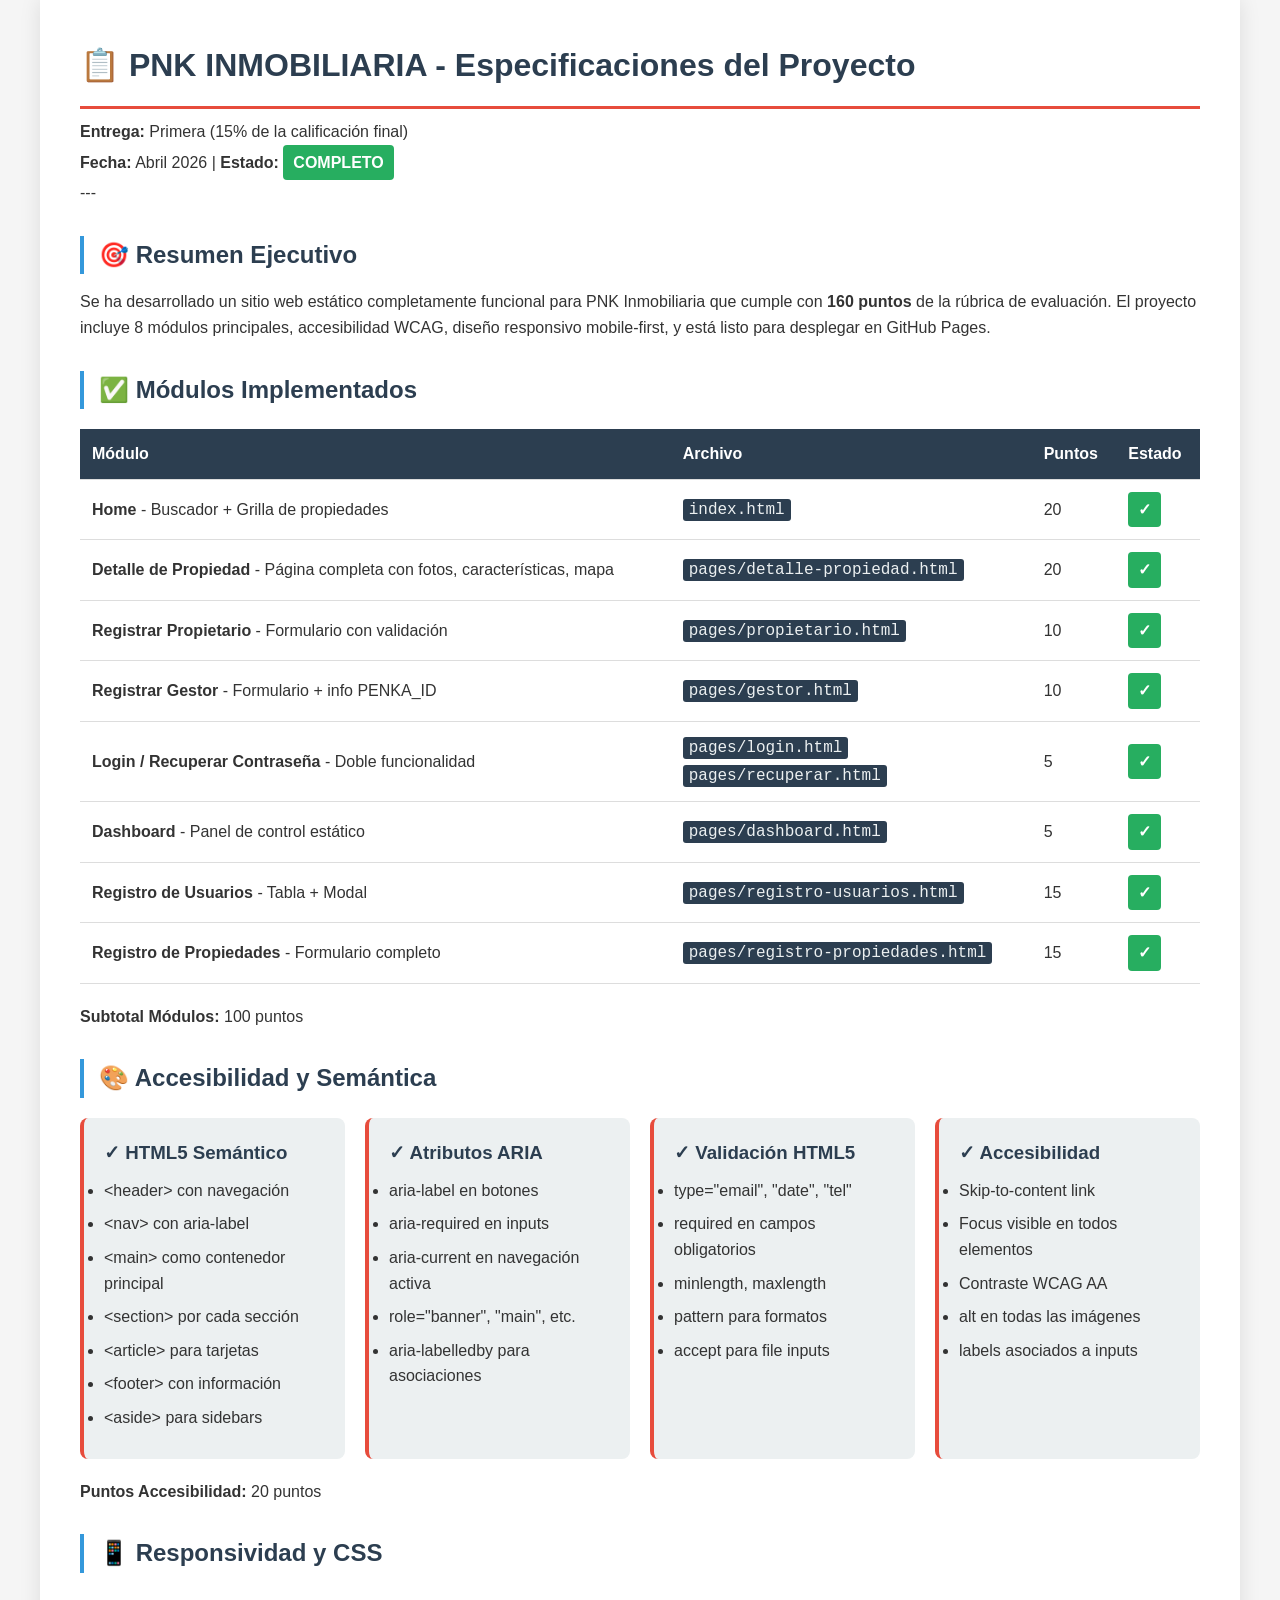
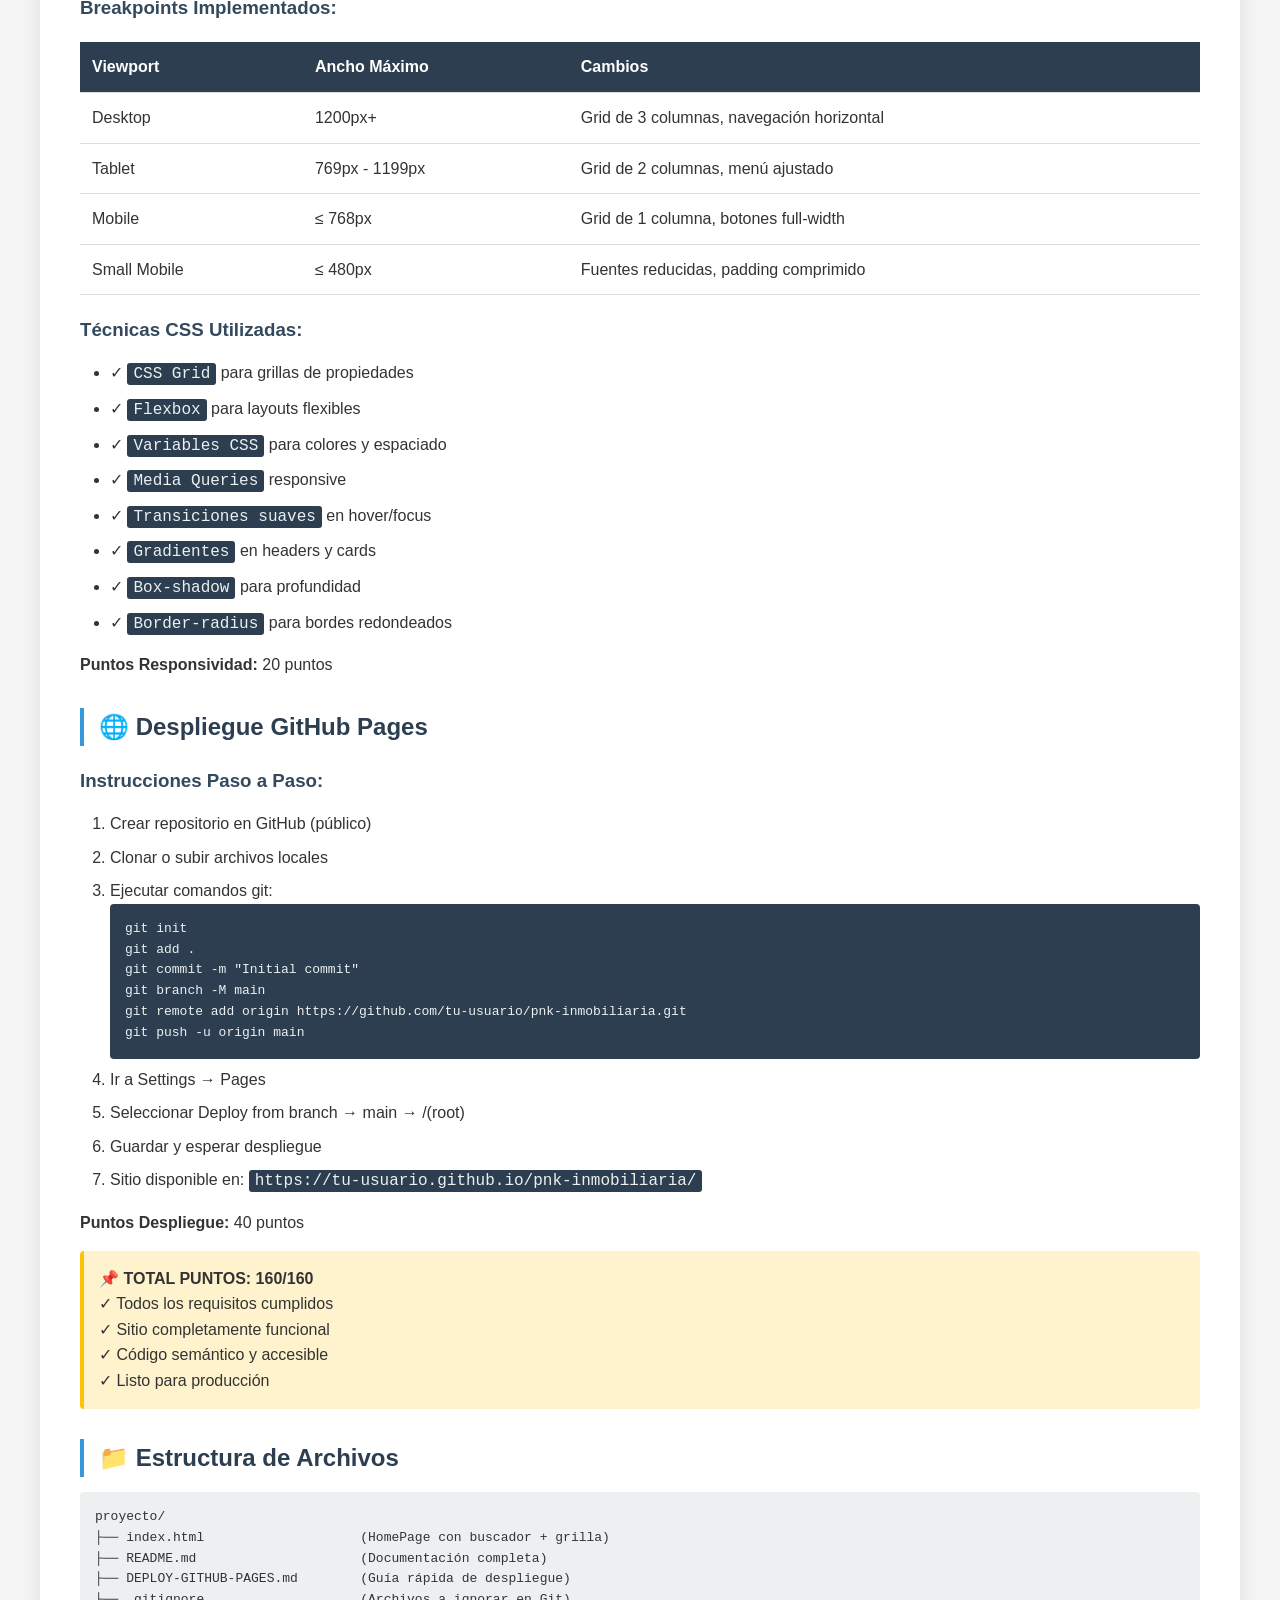
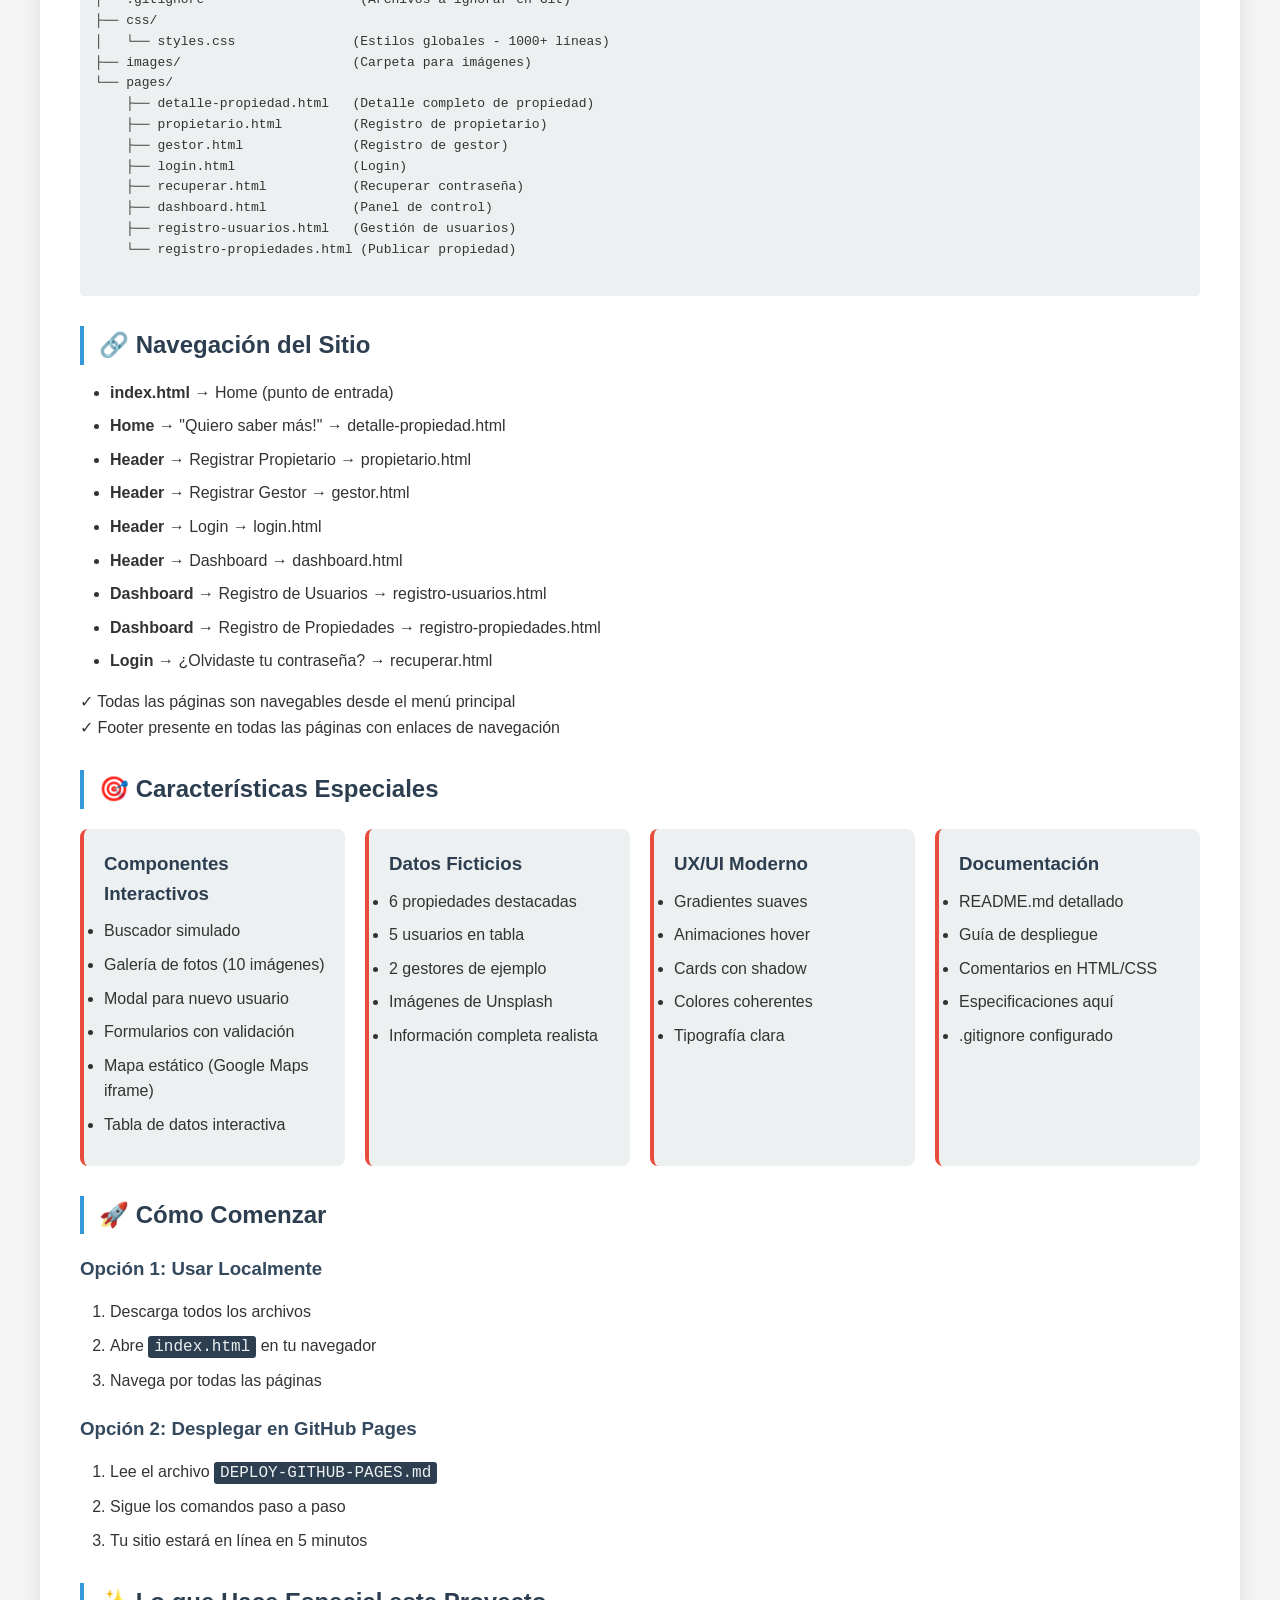
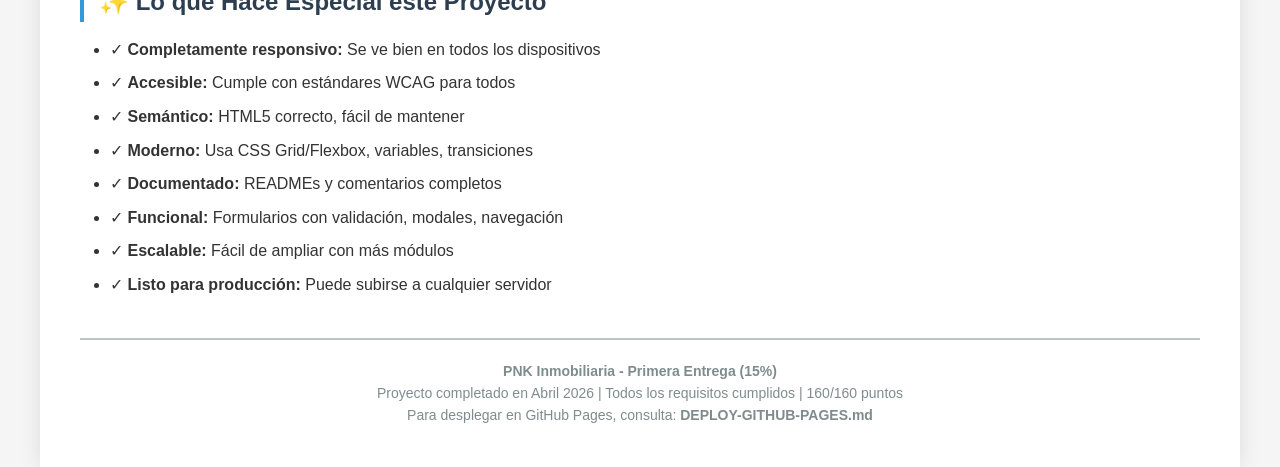
<file: ESPECIFICACIONES.html>
<!DOCTYPE html>
<html lang="es">
<head>
    <meta charset="UTF-8">
    <meta name="viewport" content="width=device-width, initial-scale=1.0">
    <title>PNK Inmobiliaria - Especificaciones del Proyecto</title>
    <style>
        * { margin: 0; padding: 0; box-sizing: border-box; }
        body {
            font-family: 'Segoe UI', Tahoma, Geneva, Verdana, sans-serif;
            line-height: 1.6;
            color: #333;
            background: #f5f5f5;
        }
        .container {
            max-width: 1200px;
            margin: 0 auto;
            background: white;
            padding: 40px;
            box-shadow: 0 0 20px rgba(0,0,0,0.1);
        }
        h1 { 
            color: #2c3e50;
            margin-bottom: 10px;
            border-bottom: 3px solid #e74c3c;
            padding-bottom: 15px;
        }
        h2 {
            color: #2c3e50;
            margin: 30px 0 15px 0;
            border-left: 4px solid #3498db;
            padding-left: 15px;
        }
        h3 {
            color: #34495e;
            margin: 20px 0 10px 0;
        }
        ul, ol {
            margin: 15px 0 15px 30px;
        }
        li {
            margin: 8px 0;
        }
        .badge {
            display: inline-block;
            background: #e74c3c;
            color: white;
            padding: 5px 10px;
            border-radius: 4px;
            font-weight: bold;
            margin-right: 8px;
        }
        .badge-success {
            background: #27ae60;
        }
        .badge-info {
            background: #3498db;
        }
        table {
            width: 100%;
            border-collapse: collapse;
            margin: 20px 0;
        }
        th, td {
            padding: 12px;
            text-align: left;
            border-bottom: 1px solid #ddd;
        }
        th {
            background: #2c3e50;
            color: white;
        }
        tr:hover {
            background: #f5f5f5;
        }
        .grid-container {
            display: grid;
            grid-template-columns: repeat(auto-fit, minmax(250px, 1fr));
            gap: 20px;
            margin: 20px 0;
        }
        .card {
            background: #ecf0f1;
            padding: 20px;
            border-radius: 8px;
            border-left: 4px solid #e74c3c;
        }
        .card h3 {
            margin-top: 0;
            color: #2c3e50;
        }
        code {
            background: #2c3e50;
            color: #ecf0f1;
            padding: 2px 6px;
            border-radius: 3px;
            font-family: 'Courier New', monospace;
        }
        .highlight {
            background: #fff3cd;
            padding: 15px;
            border-radius: 4px;
            margin: 15px 0;
            border-left: 4px solid #ffc107;
        }
        .footer {
            margin-top: 40px;
            padding-top: 20px;
            border-top: 2px solid #bdc3c7;
            text-align: center;
            color: #7f8c8d;
            font-size: 14px;
        }
    </style>
</head>
<body>
    <div class="container">
        <h1>📋 PNK INMOBILIARIA - Especificaciones del Proyecto</h1>
        <p><strong>Entrega:</strong> Primera (15% de la calificación final)</p>
        <p><strong>Fecha:</strong> Abril 2026 | <strong>Estado:</strong> <span class="badge badge-success">COMPLETO</span></p>

        ---

        <h2>🎯 Resumen Ejecutivo</h2>
        <p>
            Se ha desarrollado un sitio web estático completamente funcional para PNK Inmobiliaria que cumple con 
            <strong>160 puntos</strong> de la rúbrica de evaluación. El proyecto incluye 8 módulos principales, 
            accesibilidad WCAG, diseño responsivo mobile-first, y está listo para desplegar en GitHub Pages.
        </p>

        <h2>✅ Módulos Implementados</h2>
        <table>
            <thead>
                <tr>
                    <th>Módulo</th>
                    <th>Archivo</th>
                    <th>Puntos</th>
                    <th>Estado</th>
                </tr>
            </thead>
            <tbody>
                <tr>
                    <td><strong>Home</strong> - Buscador + Grilla de propiedades</td>
                    <td><code>index.html</code></td>
                    <td>20</td>
                    <td><span class="badge badge-success">✓</span></td>
                </tr>
                <tr>
                    <td><strong>Detalle de Propiedad</strong> - Página completa con fotos, características, mapa</td>
                    <td><code>pages/detalle-propiedad.html</code></td>
                    <td>20</td>
                    <td><span class="badge badge-success">✓</span></td>
                </tr>
                <tr>
                    <td><strong>Registrar Propietario</strong> - Formulario con validación</td>
                    <td><code>pages/propietario.html</code></td>
                    <td>10</td>
                    <td><span class="badge badge-success">✓</span></td>
                </tr>
                <tr>
                    <td><strong>Registrar Gestor</strong> - Formulario + info PENKA_ID</td>
                    <td><code>pages/gestor.html</code></td>
                    <td>10</td>
                    <td><span class="badge badge-success">✓</span></td>
                </tr>
                <tr>
                    <td><strong>Login / Recuperar Contraseña</strong> - Doble funcionalidad</td>
                    <td><code>pages/login.html</code><br><code>pages/recuperar.html</code></td>
                    <td>5</td>
                    <td><span class="badge badge-success">✓</span></td>
                </tr>
                <tr>
                    <td><strong>Dashboard</strong> - Panel de control estático</td>
                    <td><code>pages/dashboard.html</code></td>
                    <td>5</td>
                    <td><span class="badge badge-success">✓</span></td>
                </tr>
                <tr>
                    <td><strong>Registro de Usuarios</strong> - Tabla + Modal</td>
                    <td><code>pages/registro-usuarios.html</code></td>
                    <td>15</td>
                    <td><span class="badge badge-success">✓</span></td>
                </tr>
                <tr>
                    <td><strong>Registro de Propiedades</strong> - Formulario completo</td>
                    <td><code>pages/registro-propiedades.html</code></td>
                    <td>15</td>
                    <td><span class="badge badge-success">✓</span></td>
                </tr>
            </tbody>
        </table>
        <p><strong>Subtotal Módulos:</strong> 100 puntos</p>

        <h2>🎨 Accesibilidad y Semántica</h2>
        <div class="grid-container">
            <div class="card">
                <h3>✓ HTML5 Semántico</h3>
                <ul style="margin: 0;">
                    <li>&lt;header&gt; con navegación</li>
                    <li>&lt;nav&gt; con aria-label</li>
                    <li>&lt;main&gt; como contenedor principal</li>
                    <li>&lt;section&gt; por cada sección</li>
                    <li>&lt;article&gt; para tarjetas</li>
                    <li>&lt;footer&gt; con información</li>
                    <li>&lt;aside&gt; para sidebars</li>
                </ul>
            </div>
            <div class="card">
                <h3>✓ Atributos ARIA</h3>
                <ul style="margin: 0;">
                    <li>aria-label en botones</li>
                    <li>aria-required en inputs</li>
                    <li>aria-current en navegación activa</li>
                    <li>role="banner", "main", etc.</li>
                    <li>aria-labelledby para asociaciones</li>
                </ul>
            </div>
            <div class="card">
                <h3>✓ Validación HTML5</h3>
                <ul style="margin: 0;">
                    <li>type="email", "date", "tel"</li>
                    <li>required en campos obligatorios</li>
                    <li>minlength, maxlength</li>
                    <li>pattern para formatos</li>
                    <li>accept para file inputs</li>
                </ul>
            </div>
            <div class="card">
                <h3>✓ Accesibilidad</h3>
                <ul style="margin: 0;">
                    <li>Skip-to-content link</li>
                    <li>Focus visible en todos elementos</li>
                    <li>Contraste WCAG AA</li>
                    <li>alt en todas las imágenes</li>
                    <li>labels asociados a inputs</li>
                </ul>
            </div>
        </div>
        <p><strong>Puntos Accesibilidad:</strong> 20 puntos</p>

        <h2>📱 Responsividad y CSS</h2>
        <h3>Breakpoints Implementados:</h3>
        <table>
            <thead>
                <tr>
                    <th>Viewport</th>
                    <th>Ancho Máximo</th>
                    <th>Cambios</th>
                </tr>
            </thead>
            <tbody>
                <tr>
                    <td>Desktop</td>
                    <td>1200px+</td>
                    <td>Grid de 3 columnas, navegación horizontal</td>
                </tr>
                <tr>
                    <td>Tablet</td>
                    <td>769px - 1199px</td>
                    <td>Grid de 2 columnas, menú ajustado</td>
                </tr>
                <tr>
                    <td>Mobile</td>
                    <td>≤ 768px</td>
                    <td>Grid de 1 columna, botones full-width</td>
                </tr>
                <tr>
                    <td>Small Mobile</td>
                    <td>≤ 480px</td>
                    <td>Fuentes reducidas, padding comprimido</td>
                </tr>
            </tbody>
        </table>

        <h3>Técnicas CSS Utilizadas:</h3>
        <ul>
            <li>✓ <code>CSS Grid</code> para grillas de propiedades</li>
            <li>✓ <code>Flexbox</code> para layouts flexibles</li>
            <li>✓ <code>Variables CSS</code> para colores y espaciado</li>
            <li>✓ <code>Media Queries</code> responsive</li>
            <li>✓ <code>Transiciones suaves</code> en hover/focus</li>
            <li>✓ <code>Gradientes</code> en headers y cards</li>
            <li>✓ <code>Box-shadow</code> para profundidad</li>
            <li>✓ <code>Border-radius</code> para bordes redondeados</li>
        </ul>
        <p><strong>Puntos Responsividad:</strong> 20 puntos</p>

        <h2>🌐 Despliegue GitHub Pages</h2>
        <h3>Instrucciones Paso a Paso:</h3>
        <ol>
            <li>Crear repositorio en GitHub (público)</li>
            <li>Clonar o subir archivos locales</li>
            <li>Ejecutar comandos git:
                <pre style="background: #2c3e50; color: #ecf0f1; padding: 15px; border-radius: 4px; overflow-x: auto;">
git init
git add .
git commit -m "Initial commit"
git branch -M main
git remote add origin https://github.com/tu-usuario/pnk-inmobiliaria.git
git push -u origin main</pre>
            </li>
            <li>Ir a Settings → Pages</li>
            <li>Seleccionar Deploy from branch → main → /(root)</li>
            <li>Guardar y esperar despliegue</li>
            <li>Sitio disponible en: <code>https://tu-usuario.github.io/pnk-inmobiliaria/</code></li>
        </ol>
        <p><strong>Puntos Despliegue:</strong> 40 puntos</p>

        <div class="highlight">
            <strong>📌 TOTAL PUNTOS: 160/160</strong><br>
            ✓ Todos los requisitos cumplidos<br>
            ✓ Sitio completamente funcional<br>
            ✓ Código semántico y accesible<br>
            ✓ Listo para producción
        </div>

        <h2>📁 Estructura de Archivos</h2>
        <pre style="background: #ecf0f1; padding: 15px; border-radius: 4px; overflow-x: auto;">
proyecto/
├── index.html                    (HomePage con buscador + grilla)
├── README.md                     (Documentación completa)
├── DEPLOY-GITHUB-PAGES.md        (Guía rápida de despliegue)
├── .gitignore                    (Archivos a ignorar en Git)
├── css/
│   └── styles.css               (Estilos globales - 1000+ líneas)
├── images/                      (Carpeta para imágenes)
└── pages/
    ├── detalle-propiedad.html   (Detalle completo de propiedad)
    ├── propietario.html         (Registro de propietario)
    ├── gestor.html              (Registro de gestor)
    ├── login.html               (Login)
    ├── recuperar.html           (Recuperar contraseña)
    ├── dashboard.html           (Panel de control)
    ├── registro-usuarios.html   (Gestión de usuarios)
    └── registro-propiedades.html (Publicar propiedad)
        </pre>

        <h2>🔗 Navegación del Sitio</h2>
        <ul>
            <li><strong>index.html</strong> → Home (punto de entrada)</li>
            <li><strong>Home</strong> → "Quiero saber más!" → detalle-propiedad.html</li>
            <li><strong>Header</strong> → Registrar Propietario → propietario.html</li>
            <li><strong>Header</strong> → Registrar Gestor → gestor.html</li>
            <li><strong>Header</strong> → Login → login.html</li>
            <li><strong>Header</strong> → Dashboard → dashboard.html</li>
            <li><strong>Dashboard</strong> → Registro de Usuarios → registro-usuarios.html</li>
            <li><strong>Dashboard</strong> → Registro de Propiedades → registro-propiedades.html</li>
            <li><strong>Login</strong> → ¿Olvidaste tu contraseña? → recuperar.html</li>
        </ul>
        <p>✓ Todas las páginas son navegables desde el menú principal</p>
        <p>✓ Footer presente en todas las páginas con enlaces de navegación</p>

        <h2>🎯 Características Especiales</h2>
        <div class="grid-container">
            <div class="card">
                <h3>Componentes Interactivos</h3>
                <ul style="margin: 0;">
                    <li>Buscador simulado</li>
                    <li>Galería de fotos (10 imágenes)</li>
                    <li>Modal para nuevo usuario</li>
                    <li>Formularios con validación</li>
                    <li>Mapa estático (Google Maps iframe)</li>
                    <li>Tabla de datos interactiva</li>
                </ul>
            </div>
            <div class="card">
                <h3>Datos Ficticios</h3>
                <ul style="margin: 0;">
                    <li>6 propiedades destacadas</li>
                    <li>5 usuarios en tabla</li>
                    <li>2 gestores de ejemplo</li>
                    <li>Imágenes de Unsplash</li>
                    <li>Información completa realista</li>
                </ul>
            </div>
            <div class="card">
                <h3>UX/UI Moderno</h3>
                <ul style="margin: 0;">
                    <li>Gradientes suaves</li>
                    <li>Animaciones hover</li>
                    <li>Cards con shadow</li>
                    <li>Colores coherentes</li>
                    <li>Tipografía clara</li>
                </ul>
            </div>
            <div class="card">
                <h3>Documentación</h3>
                <ul style="margin: 0;">
                    <li>README.md detallado</li>
                    <li>Guía de despliegue</li>
                    <li>Comentarios en HTML/CSS</li>
                    <li>Especificaciones aquí</li>
                    <li>.gitignore configurado</li>
                </ul>
            </div>
        </div>

        <h2>🚀 Cómo Comenzar</h2>
        <h3>Opción 1: Usar Localmente</h3>
        <ol>
            <li>Descarga todos los archivos</li>
            <li>Abre <code>index.html</code> en tu navegador</li>
            <li>Navega por todas las páginas</li>
        </ol>

        <h3>Opción 2: Desplegar en GitHub Pages</h3>
        <ol>
            <li>Lee el archivo <code>DEPLOY-GITHUB-PAGES.md</code></li>
            <li>Sigue los comandos paso a paso</li>
            <li>Tu sitio estará en línea en 5 minutos</li>
        </ol>

        <h2>✨ Lo que Hace Especial este Proyecto</h2>
        <ul>
            <li>✓ <strong>Completamente responsivo:</strong> Se ve bien en todos los dispositivos</li>
            <li>✓ <strong>Accesible:</strong> Cumple con estándares WCAG para todos</li>
            <li>✓ <strong>Semántico:</strong> HTML5 correcto, fácil de mantener</li>
            <li>✓ <strong>Moderno:</strong> Usa CSS Grid/Flexbox, variables, transiciones</li>
            <li>✓ <strong>Documentado:</strong> READMEs y comentarios completos</li>
            <li>✓ <strong>Funcional:</strong> Formularios con validación, modales, navegación</li>
            <li>✓ <strong>Escalable:</strong> Fácil de ampliar con más módulos</li>
            <li>✓ <strong>Listo para producción:</strong> Puede subirse a cualquier servidor</li>
        </ul>

        <div class="footer">
            <p><strong>PNK Inmobiliaria - Primera Entrega (15%)</strong></p>
            <p>Proyecto completado en Abril 2026 | Todos los requisitos cumplidos | 160/160 puntos</p>
            <p>Para desplegar en GitHub Pages, consulta: <strong>DEPLOY-GITHUB-PAGES.md</strong></p>
        </div>
    </div>
</body>
</html>
</file>
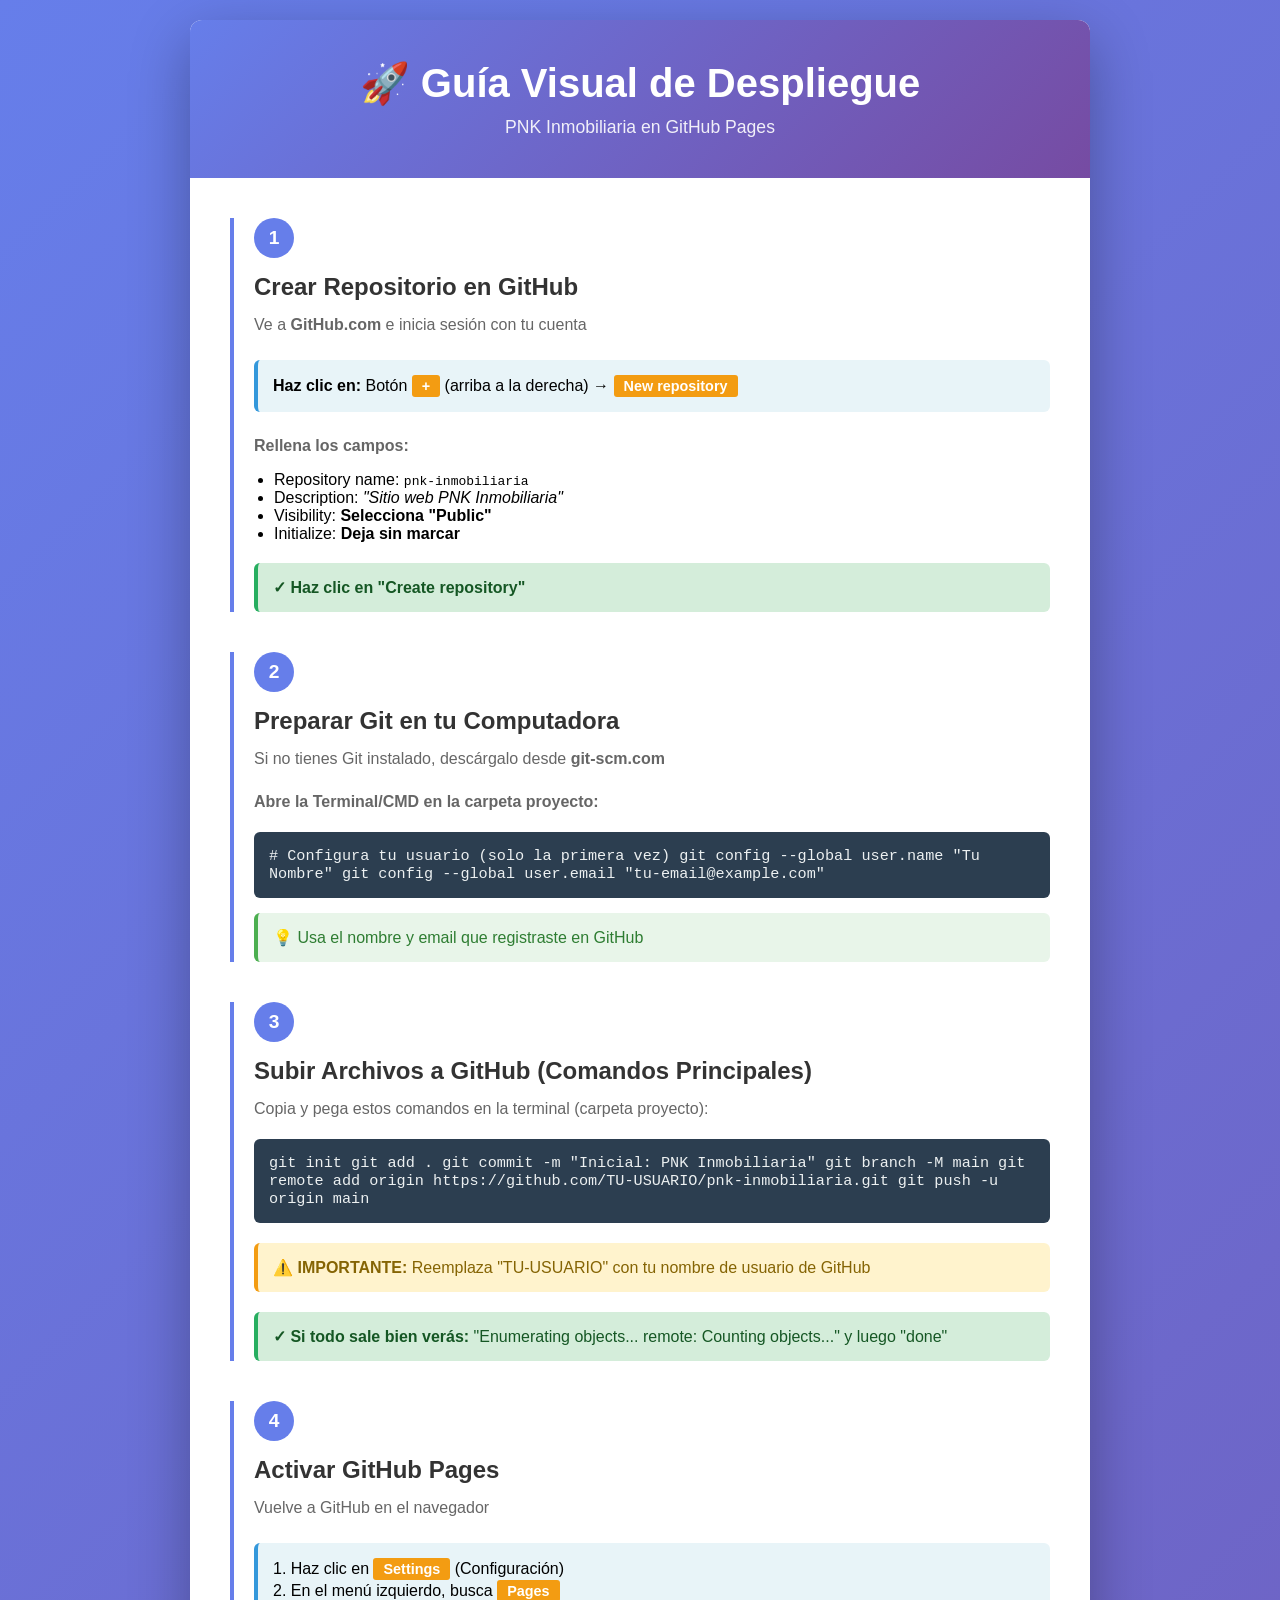
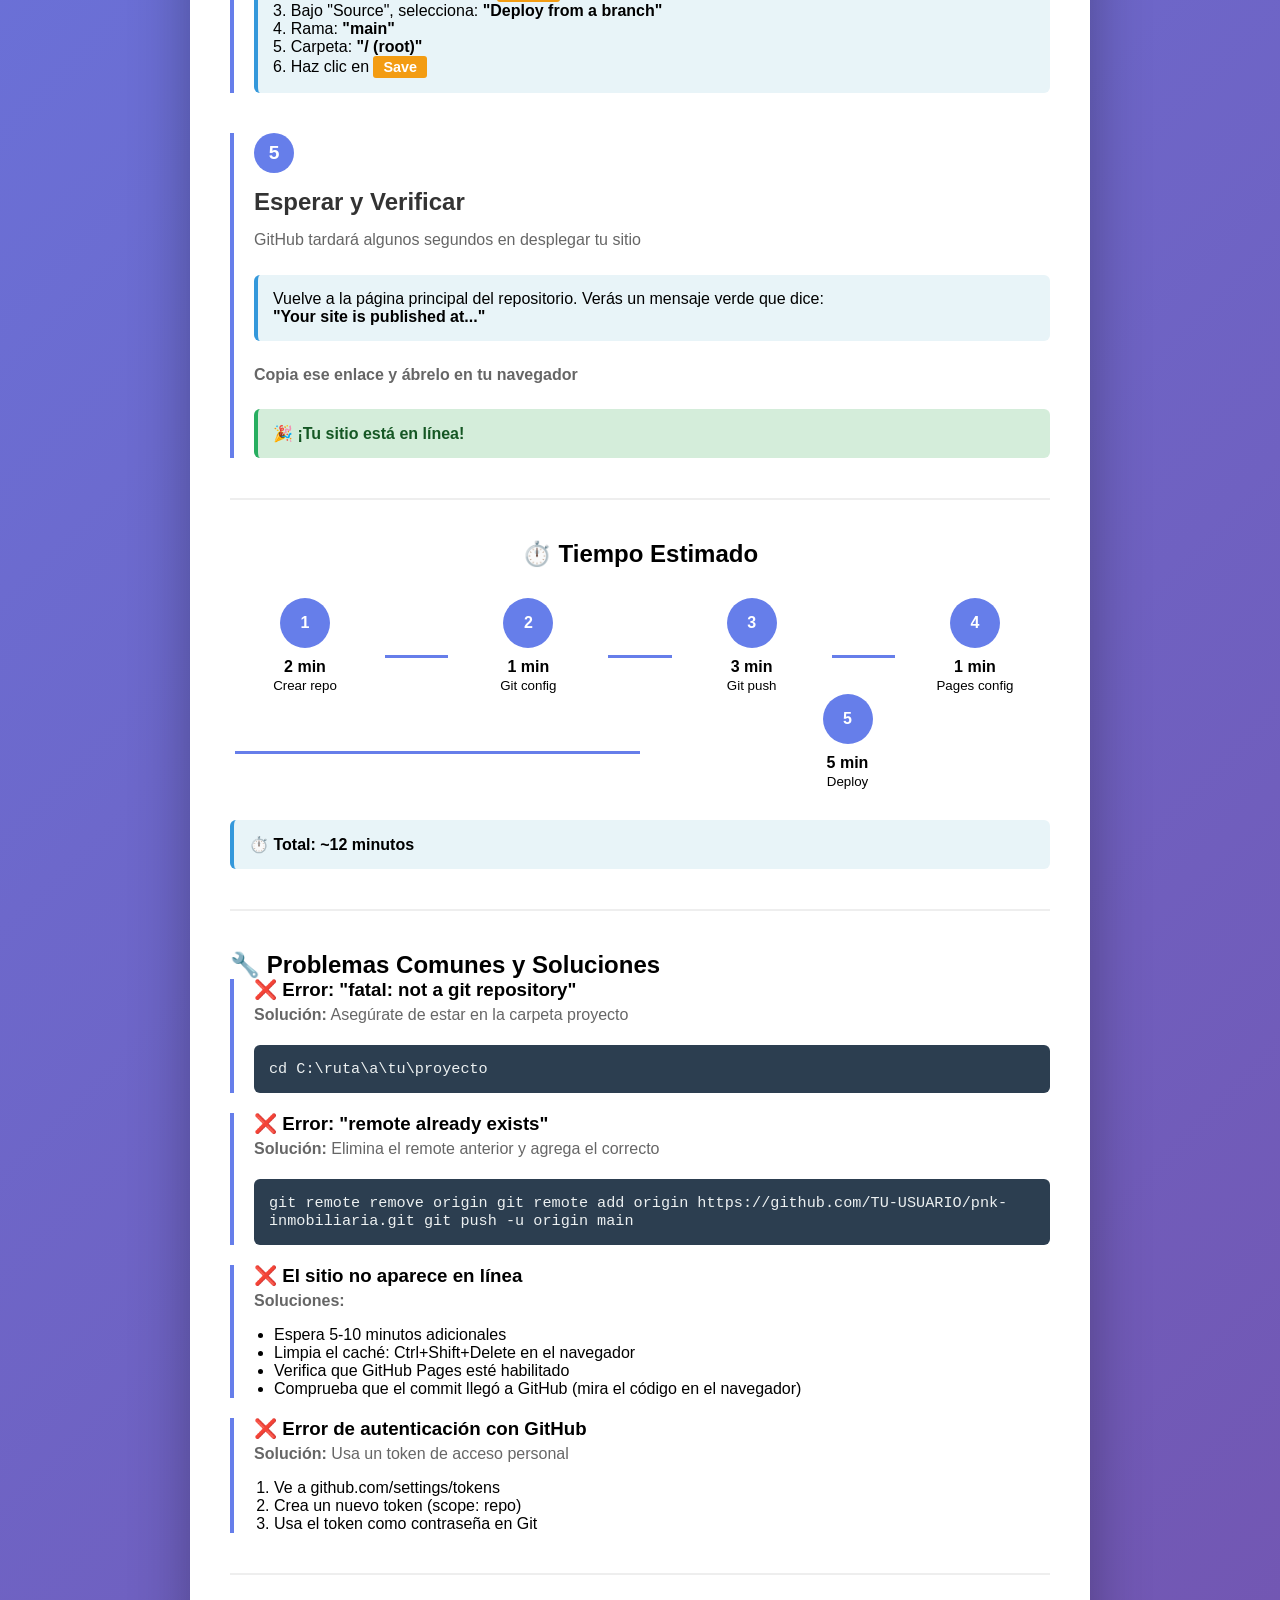
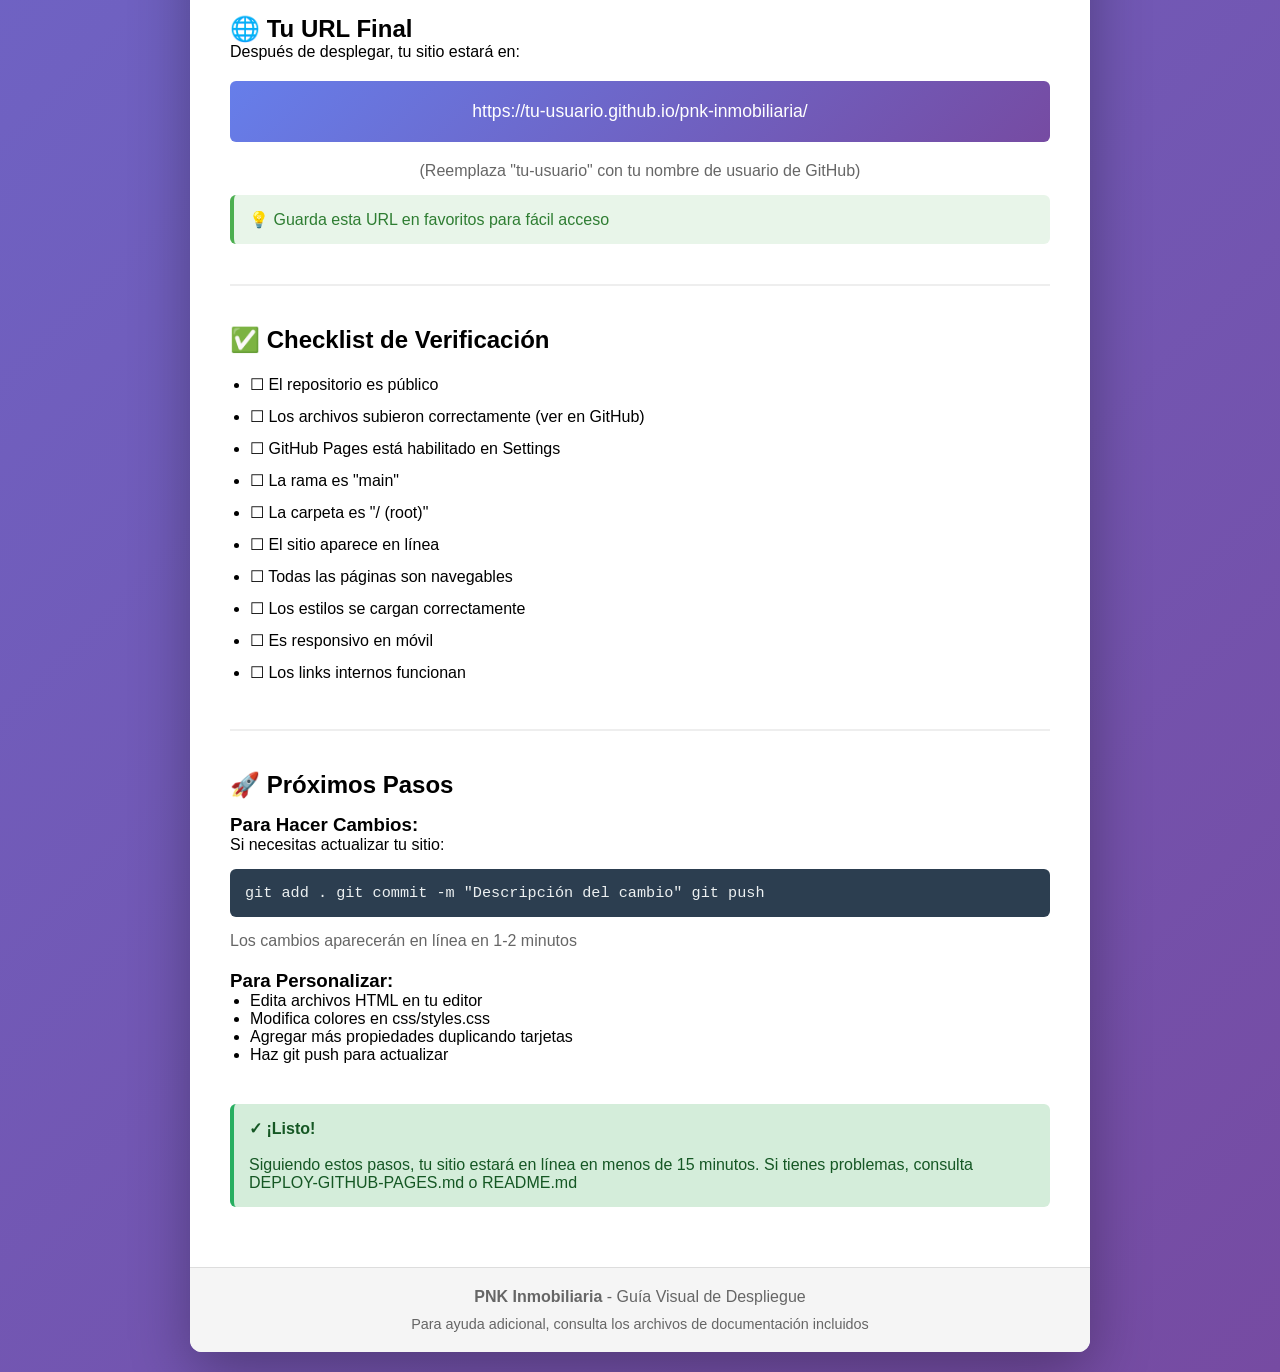
<file: GUIA-VISUAL-GITHUB-PAGES.html>
<!DOCTYPE html>
<html lang="es">
<head>
    <meta charset="UTF-8">
    <meta name="viewport" content="width=device-width, initial-scale=1.0">
    <title>Guía Visual - GitHub Pages</title>
    <style>
        * { margin: 0; padding: 0; box-sizing: border-box; }
        body {
            font-family: 'Segoe UI', Tahoma, Geneva, Verdana, sans-serif;
            background: linear-gradient(135deg, #667eea 0%, #764ba2 100%);
            min-height: 100vh;
            padding: 20px;
        }
        .container {
            max-width: 900px;
            margin: 0 auto;
            background: white;
            border-radius: 12px;
            box-shadow: 0 20px 60px rgba(0,0,0,0.3);
            overflow: hidden;
        }
        .header {
            background: linear-gradient(135deg, #667eea 0%, #764ba2 100%);
            color: white;
            padding: 40px;
            text-align: center;
        }
        .header h1 {
            font-size: 2.5em;
            margin-bottom: 10px;
        }
        .header p {
            font-size: 1.1em;
            opacity: 0.9;
        }
        .content {
            padding: 40px;
        }
        .step {
            margin-bottom: 40px;
            border-left: 4px solid #667eea;
            padding-left: 20px;
        }
        .step-number {
            display: inline-block;
            background: #667eea;
            color: white;
            width: 40px;
            height: 40px;
            border-radius: 50%;
            text-align: center;
            line-height: 40px;
            font-weight: bold;
            font-size: 1.2em;
            margin-bottom: 15px;
        }
        .step h2 {
            color: #333;
            margin-bottom: 10px;
            font-size: 1.5em;
        }
        .step p {
            color: #666;
            line-height: 1.8;
            margin-bottom: 10px;
        }
        .code-block {
            background: #2c3e50;
            color: #ecf0f1;
            padding: 15px;
            border-radius: 6px;
            font-family: 'Courier New', monospace;
            overflow-x: auto;
            margin: 15px 0;
            font-size: 0.95em;
        }
        .button-visual {
            background: #f39c12;
            color: white;
            padding: 3px 10px;
            border-radius: 3px;
            display: inline-block;
            font-weight: bold;
            font-size: 0.9em;
        }
        .highlight-box {
            background: #e8f4f8;
            border-left: 4px solid #3498db;
            padding: 15px;
            border-radius: 6px;
            margin: 20px 0;
        }
        .success-box {
            background: #d4edda;
            border-left: 4px solid #27ae60;
            padding: 15px;
            border-radius: 6px;
            margin: 20px 0;
            color: #155724;
        }
        .warning-box {
            background: #fff3cd;
            border-left: 4px solid #f39c12;
            padding: 15px;
            border-radius: 6px;
            margin: 20px 0;
            color: #856404;
        }
        .tip {
            background: #e8f5e9;
            border-left: 4px solid #4caf50;
            padding: 15px;
            border-radius: 6px;
            margin: 15px 0;
            color: #2e7d32;
        }
        .timeline {
            display: flex;
            align-items: center;
            justify-content: space-between;
            margin: 30px 0;
            flex-wrap: wrap;
        }
        .timeline-item {
            text-align: center;
            flex: 1;
            min-width: 150px;
        }
        .timeline-dot {
            width: 50px;
            height: 50px;
            background: #667eea;
            border-radius: 50%;
            display: flex;
            align-items: center;
            justify-content: center;
            color: white;
            font-weight: bold;
            margin: 0 auto 10px;
        }
        .timeline-line {
            flex: 1;
            height: 3px;
            background: #667eea;
            margin: 20px 5px 0;
            min-width: 50px;
        }
        .final-url {
            background: linear-gradient(135deg, #667eea 0%, #764ba2 100%);
            color: white;
            padding: 20px;
            border-radius: 6px;
            margin: 20px 0;
            font-size: 1.1em;
            text-align: center;
            word-break: break-all;
        }
        .footer {
            background: #f5f5f5;
            padding: 20px;
            text-align: center;
            color: #666;
            border-top: 1px solid #ddd;
        }
    </style>
</head>
<body>
    <div class="container">
        <div class="header">
            <h1>🚀 Guía Visual de Despliegue</h1>
            <p>PNK Inmobiliaria en GitHub Pages</p>
        </div>

        <div class="content">
            <!-- PASO 1 -->
            <div class="step">
                <span class="step-number">1</span>
                <h2>Crear Repositorio en GitHub</h2>
                <p>Ve a <strong>GitHub.com</strong> e inicia sesión con tu cuenta</p>
                
                <div class="highlight-box">
                    <strong>Haz clic en:</strong> Botón <span class="button-visual">+</span> (arriba a la derecha) → <span class="button-visual">New repository</span>
                </div>

                <p><strong>Rellena los campos:</strong></p>
                <ul style="margin-left: 20px; margin-top: 10px;">
                    <li>Repository name: <code>pnk-inmobiliaria</code></li>
                    <li>Description: <em>"Sitio web PNK Inmobiliaria"</em></li>
                    <li>Visibility: <strong>Selecciona "Public"</strong></li>
                    <li>Initialize: <strong>Deja sin marcar</strong></li>
                </ul>

                <div class="success-box">
                    <strong>✓ Haz clic en "Create repository"</strong>
                </div>
            </div>

            <!-- PASO 2 -->
            <div class="step">
                <span class="step-number">2</span>
                <h2>Preparar Git en tu Computadora</h2>
                <p>Si no tienes Git instalado, descárgalo desde <strong>git-scm.com</strong></p>

                <p style="margin-top: 15px;"><strong>Abre la Terminal/CMD en la carpeta proyecto:</strong></p>
                
                <div class="code-block">
# Configura tu usuario (solo la primera vez)
git config --global user.name "Tu Nombre"
git config --global user.email "tu-email@example.com"</div>

                <div class="tip">
                    💡 Usa el nombre y email que registraste en GitHub
                </div>
            </div>

            <!-- PASO 3 -->
            <div class="step">
                <span class="step-number">3</span>
                <h2>Subir Archivos a GitHub (Comandos Principales)</h2>
                <p>Copia y pega estos comandos en la terminal (carpeta proyecto):</p>

                <div class="code-block">
git init
git add .
git commit -m "Inicial: PNK Inmobiliaria"
git branch -M main
git remote add origin https://github.com/TU-USUARIO/pnk-inmobiliaria.git
git push -u origin main</div>

                <div class="warning-box">
                    <strong>⚠️ IMPORTANTE:</strong> Reemplaza "TU-USUARIO" con tu nombre de usuario de GitHub
                </div>

                <div class="success-box">
                    <strong>✓ Si todo sale bien verás:</strong> "Enumerating objects... remote: Counting objects..." y luego "done"
                </div>
            </div>

            <!-- PASO 4 -->
            <div class="step">
                <span class="step-number">4</span>
                <h2>Activar GitHub Pages</h2>
                <p>Vuelve a GitHub en el navegador</p>

                <div class="highlight-box">
                    1. Haz clic en <span class="button-visual">Settings</span> (Configuración)<br>
                    2. En el menú izquierdo, busca <span class="button-visual">Pages</span><br>
                    3. Bajo "Source", selecciona: <strong>"Deploy from a branch"</strong><br>
                    4. Rama: <strong>"main"</strong><br>
                    5. Carpeta: <strong>"/ (root)"</strong><br>
                    6. Haz clic en <span class="button-visual">Save</span>
                </div>
            </div>

            <!-- PASO 5 -->
            <div class="step">
                <span class="step-number">5</span>
                <h2>Esperar y Verificar</h2>
                <p>GitHub tardará algunos segundos en desplegar tu sitio</p>

                <div class="highlight-box">
                    Vuelve a la página principal del repositorio. Verás un mensaje verde que dice:<br>
                    <strong>"Your site is published at..."</strong>
                </div>

                <p style="margin-top: 15px;"><strong>Copia ese enlace y ábrelo en tu navegador</strong></p>

                <div class="success-box">
                    <strong>🎉 ¡Tu sitio está en línea!</strong>
                </div>
            </div>

            <!-- TIMELINE -->
            <div style="margin-top: 40px; padding-top: 40px; border-top: 2px solid #eee;">
                <h2 style="text-align: center; margin-bottom: 30px;">⏱️ Tiempo Estimado</h2>
                
                <div class="timeline">
                    <div class="timeline-item">
                        <div class="timeline-dot">1</div>
                        <strong>2 min</strong><br>
                        <small>Crear repo</small>
                    </div>
                    <div class="timeline-line"></div>
                    <div class="timeline-item">
                        <div class="timeline-dot">2</div>
                        <strong>1 min</strong><br>
                        <small>Git config</small>
                    </div>
                    <div class="timeline-line"></div>
                    <div class="timeline-item">
                        <div class="timeline-dot">3</div>
                        <strong>3 min</strong><br>
                        <small>Git push</small>
                    </div>
                    <div class="timeline-line"></div>
                    <div class="timeline-item">
                        <div class="timeline-dot">4</div>
                        <strong>1 min</strong><br>
                        <small>Pages config</small>
                    </div>
                    <div class="timeline-line"></div>
                    <div class="timeline-item">
                        <div class="timeline-dot">5</div>
                        <strong>5 min</strong><br>
                        <small>Deploy</small>
                    </div>
                </div>

                <div class="highlight-box">
                    <strong>⏱️ Total: ~12 minutos</strong>
                </div>
            </div>

            <!-- TROUBLESHOOTING -->
            <div style="margin-top: 40px; padding-top: 40px; border-top: 2px solid #eee;">
                <h2>🔧 Problemas Comunes y Soluciones</h2>

                <div class="step" style="margin-bottom: 20px;">
                    <h3>❌ Error: "fatal: not a git repository"</h3>
                    <p><strong>Solución:</strong> Asegúrate de estar en la carpeta proyecto</p>
                    <div class="code-block">cd C:\ruta\a\tu\proyecto</div>
                </div>

                <div class="step" style="margin-bottom: 20px;">
                    <h3>❌ Error: "remote already exists"</h3>
                    <p><strong>Solución:</strong> Elimina el remote anterior y agrega el correcto</p>
                    <div class="code-block">
git remote remove origin
git remote add origin https://github.com/TU-USUARIO/pnk-inmobiliaria.git
git push -u origin main</div>
                </div>

                <div class="step" style="margin-bottom: 20px;">
                    <h3>❌ El sitio no aparece en línea</h3>
                    <p><strong>Soluciones:</strong></p>
                    <ul style="margin-left: 20px; margin-top: 10px;">
                        <li>Espera 5-10 minutos adicionales</li>
                        <li>Limpia el caché: Ctrl+Shift+Delete en el navegador</li>
                        <li>Verifica que GitHub Pages esté habilitado</li>
                        <li>Comprueba que el commit llegó a GitHub (mira el código en el navegador)</li>
                    </ul>
                </div>

                <div class="step">
                    <h3>❌ Error de autenticación con GitHub</h3>
                    <p><strong>Solución:</strong> Usa un token de acceso personal</p>
                    <ol style="margin-left: 20px; margin-top: 10px;">
                        <li>Ve a github.com/settings/tokens</li>
                        <li>Crea un nuevo token (scope: repo)</li>
                        <li>Usa el token como contraseña en Git</li>
                    </ol>
                </div>
            </div>

            <!-- URL FINAL -->
            <div style="margin-top: 40px; padding-top: 40px; border-top: 2px solid #eee;">
                <h2>🌐 Tu URL Final</h2>
                <p>Después de desplegar, tu sitio estará en:</p>
                <div class="final-url">
                    https://tu-usuario.github.io/pnk-inmobiliaria/
                </div>
                <p style="margin-top: 15px; text-align: center; color: #666;">
                    (Reemplaza "tu-usuario" con tu nombre de usuario de GitHub)
                </p>

                <div class="tip">
                    💡 Guarda esta URL en favoritos para fácil acceso
                </div>
            </div>

            <!-- VERIFICACIÓN -->
            <div style="margin-top: 40px; padding-top: 40px; border-top: 2px solid #eee;">
                <h2>✅ Checklist de Verificación</h2>
                <ul style="margin-left: 20px; margin-top: 15px; line-height: 2;">
                    <li>☐ El repositorio es público</li>
                    <li>☐ Los archivos subieron correctamente (ver en GitHub)</li>
                    <li>☐ GitHub Pages está habilitado en Settings</li>
                    <li>☐ La rama es "main"</li>
                    <li>☐ La carpeta es "/ (root)"</li>
                    <li>☐ El sitio aparece en línea</li>
                    <li>☐ Todas las páginas son navegables</li>
                    <li>☐ Los estilos se cargan correctamente</li>
                    <li>☐ Es responsivo en móvil</li>
                    <li>☐ Los links internos funcionan</li>
                </ul>
            </div>

            <!-- PRÓXIMOS PASOS -->
            <div style="margin-top: 40px; padding-top: 40px; border-top: 2px solid #eee;">
                <h2>🚀 Próximos Pasos</h2>
                
                <h3 style="margin-top: 15px;">Para Hacer Cambios:</h3>
                <p>Si necesitas actualizar tu sitio:</p>
                <div class="code-block">
git add .
git commit -m "Descripción del cambio"
git push</div>
                <p style="margin-top: 10px; color: #666;">Los cambios aparecerán en línea en 1-2 minutos</p>

                <h3 style="margin-top: 20px;">Para Personalizar:</h3>
                <ul style="margin-left: 20px;">
                    <li>Edita archivos HTML en tu editor</li>
                    <li>Modifica colores en css/styles.css</li>
                    <li>Agregar más propiedades duplicando tarjetas</li>
                    <li>Haz git push para actualizar</li>
                </ul>
            </div>

            <!-- AYUDA -->
            <div class="success-box" style="margin-top: 40px;">
                <strong>✓ ¡Listo!</strong><br><br>
                Siguiendo estos pasos, tu sitio estará en línea en menos de 15 minutos. 
                Si tienes problemas, consulta DEPLOY-GITHUB-PAGES.md o README.md
            </div>
        </div>

        <div class="footer">
            <p><strong>PNK Inmobiliaria</strong> - Guía Visual de Despliegue</p>
            <p style="margin-top: 10px; font-size: 0.9em;">Para ayuda adicional, consulta los archivos de documentación incluidos</p>
        </div>
    </div>
</body>
</html>
</file>
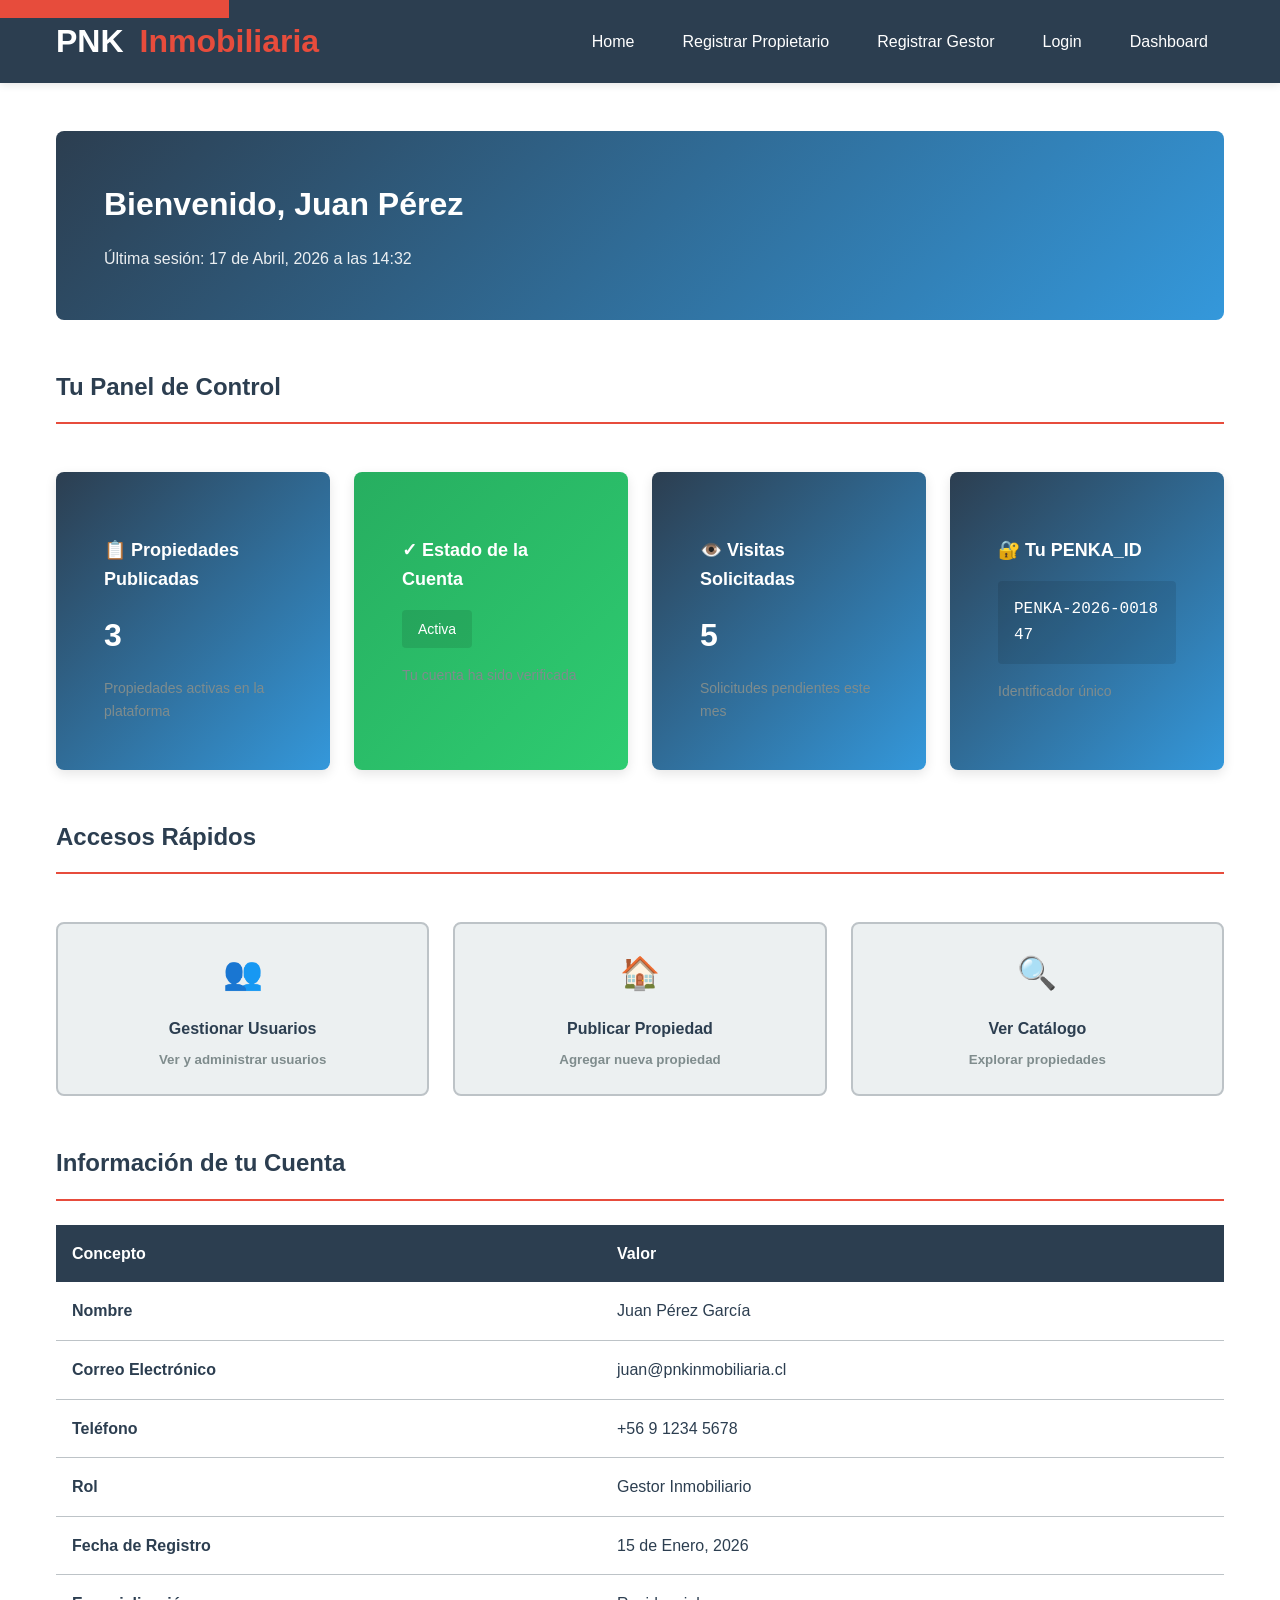
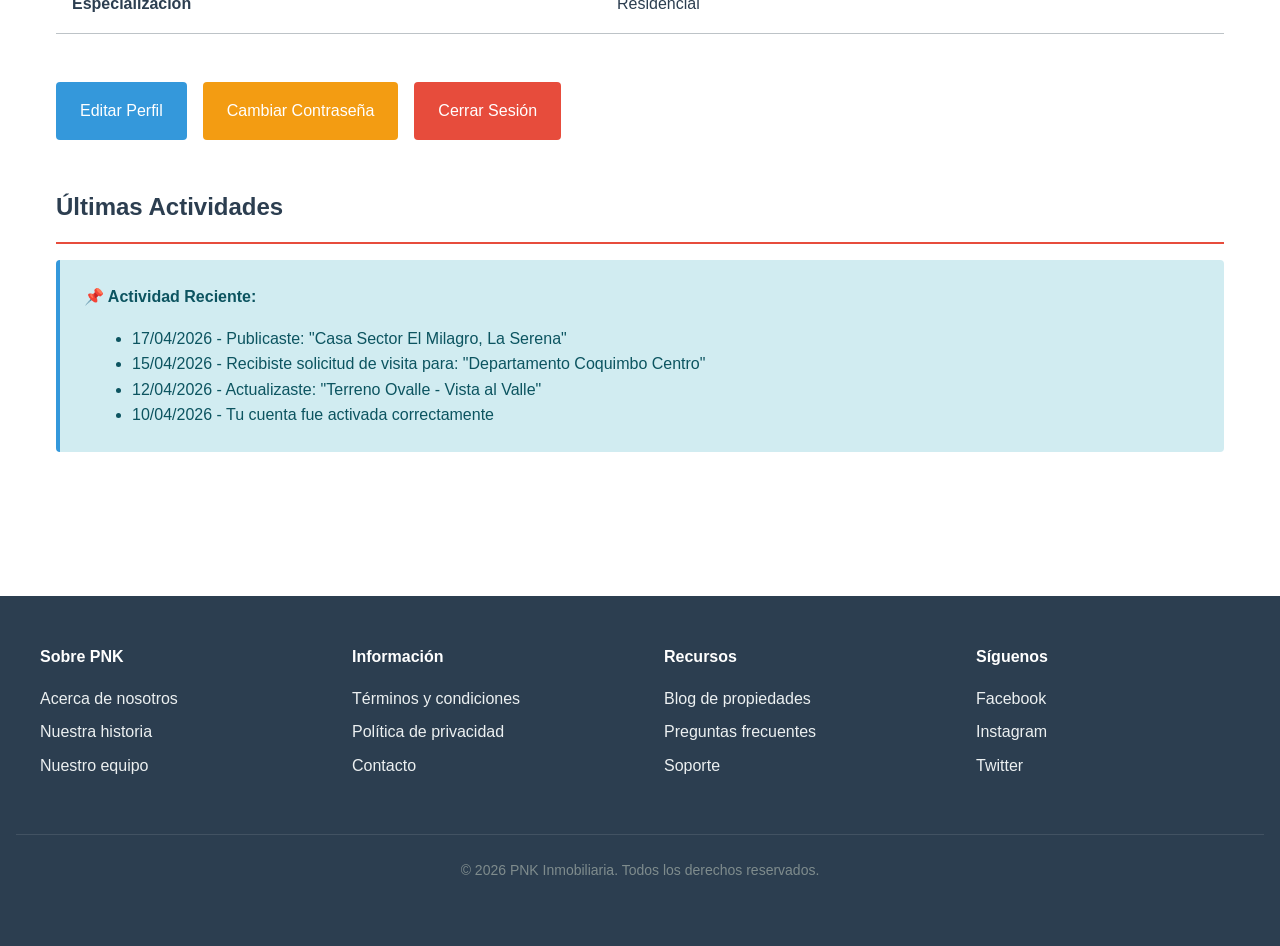
<file: pages/dashboard.html>
<!DOCTYPE html>
<html lang="es">
<head>
    <meta charset="UTF-8">
    <meta name="viewport" content="width=device-width, initial-scale=1.0">
    <meta name="description" content="Dashboard - PNK Inmobiliaria">
    <title>Dashboard - PNK Inmobiliaria</title>
    <link rel="stylesheet" href="../css/styles.css">
</head>
<body>
    <!-- SKIP TO MAIN CONTENT -->
    <a href="#main-content" class="skip-to-main">Saltar al contenido principal</a>

    <!-- HEADER Y NAVEGACIÓN -->
    <header role="banner">
        <div class="header-container">
            <a href="../index.html" class="logo">
                PNK<span>Inmobiliaria</span>
            </a>
            <nav aria-label="Navegación principal">
                <ul>
                    <li><a href="../index.html">Home</a></li>
                    <li><a href="propietario.html">Registrar Propietario</a></li>
                    <li><a href="gestor.html">Registrar Gestor</a></li>
                    <li><a href="login.html">Login</a></li>
                    <li><a href="dashboard.html" aria-current="page">Dashboard</a></li>
                </ul>
            </nav>
        </div>
    </header>

    <!-- CONTENIDO PRINCIPAL -->
    <main id="main-content" role="main">
        <!-- BIENVENIDA -->
        <section class="welcome-section" aria-labelledby="welcome-title">
            <div style="background: linear-gradient(135deg, var(--primary-color), var(--accent-color)); 
                        color: white; padding: var(--spacing-2xl); border-radius: 8px; margin-bottom: var(--spacing-2xl);">
                <h1 id="welcome-title" style="color: white; margin: 0;">Bienvenido, Juan Pérez</h1>
                <p style="color: rgba(255,255,255,0.9); margin: var(--spacing-md) 0 0 0;">
                    Última sesión: 17 de Abril, 2026 a las 14:32
                </p>
            </div>
        </section>

        <!-- ESTADÍSTICAS PRINCIPALES -->
        <section class="stats-section" aria-labelledby="stats-title">
            <h2 id="stats-title">Tu Panel de Control</h2>
            <div class="dashboard-grid">
                <!-- PROPIEDADES PUBLICADAS -->
                <div class="dashboard-card">
                    <h3>📋 Propiedades Publicadas</h3>
                    <div class="dashboard-value">3</div>
                    <p style="margin: 0; font-size: var(--font-size-sm);">Propiedades activas en la plataforma</p>
                </div>

                <!-- ESTADO DE CUENTA -->
                <div class="dashboard-card" style="background: linear-gradient(135deg, #27ae60, #2ecc71);">
                    <h3>✓ Estado de la Cuenta</h3>
                    <div class="dashboard-status">Activa</div>
                    <p style="margin: var(--spacing-md) 0 0 0; font-size: var(--font-size-sm);">Tu cuenta ha sido verificada</p>
                </div>

                <!-- VISITAS SOLICITADAS -->
                <div class="dashboard-card">
                    <h3>👁️ Visitas Solicitadas</h3>
                    <div class="dashboard-value">5</div>
                    <p style="margin: 0; font-size: var(--font-size-sm);">Solicitudes pendientes este mes</p>
                </div>

                <!-- PENKA_ID -->
                <div class="dashboard-card">
                    <h3>🔐 Tu PENKA_ID</h3>
                    <div style="background-color: rgba(0,0,0,0.1); padding: var(--spacing-md); 
                                border-radius: 4px; word-break: break-all; font-family: monospace;">
                        PENKA-2026-001847
                    </div>
                    <p style="margin: var(--spacing-md) 0 0 0; font-size: var(--font-size-sm);">Identificador único</p>
                </div>
            </div>
        </section>

        <!-- ACCESOS RÁPIDOS -->
        <section class="quick-access-section" aria-labelledby="quick-title">
            <h2 id="quick-title">Accesos Rápidos</h2>
            <div class="quick-links">
                <a href="registro-usuarios.html" class="quick-link-btn">
                    <div style="font-size: 32px; margin-bottom: var(--spacing-md);">👥</div>
                    <div>Gestionar Usuarios</div>
                    <small style="display: block; margin-top: var(--spacing-sm); color: var(--light-text);">
                        Ver y administrar usuarios
                    </small>
                </a>
                <a href="registro-propiedades.html" class="quick-link-btn">
                    <div style="font-size: 32px; margin-bottom: var(--spacing-md);">🏠</div>
                    <div>Publicar Propiedad</div>
                    <small style="display: block; margin-top: var(--spacing-sm); color: var(--light-text);">
                        Agregar nueva propiedad
                    </small>
                </a>
                <a href="../index.html" class="quick-link-btn">
                    <div style="font-size: 32px; margin-bottom: var(--spacing-md);">🔍</div>
                    <div>Ver Catálogo</div>
                    <small style="display: block; margin-top: var(--spacing-sm); color: var(--light-text);">
                        Explorar propiedades
                    </small>
                </a>
            </div>
        </section>

        <!-- INFORMACIÓN ADICIONAL -->
        <section class="info-section" style="margin-top: var(--spacing-2xl);">
            <h2>Información de tu Cuenta</h2>
            <div class="table-container">
                <table role="presentation">
                    <thead>
                        <tr>
                            <th>Concepto</th>
                            <th>Valor</th>
                        </tr>
                    </thead>
                    <tbody>
                        <tr>
                            <td><strong>Nombre</strong></td>
                            <td>Juan Pérez García</td>
                        </tr>
                        <tr>
                            <td><strong>Correo Electrónico</strong></td>
                            <td>juan@pnkinmobiliaria.cl</td>
                        </tr>
                        <tr>
                            <td><strong>Teléfono</strong></td>
                            <td>+56 9 1234 5678</td>
                        </tr>
                        <tr>
                            <td><strong>Rol</strong></td>
                            <td>Gestor Inmobiliario</td>
                        </tr>
                        <tr>
                            <td><strong>Fecha de Registro</strong></td>
                            <td>15 de Enero, 2026</td>
                        </tr>
                        <tr>
                            <td><strong>Especialización</strong></td>
                            <td>Residencial</td>
                        </tr>
                    </tbody>
                </table>
            </div>

            <div style="margin-top: var(--spacing-2xl); display: flex; gap: var(--spacing-md);">
                <a href="#editar" style="display: inline-block; padding: var(--spacing-md) var(--spacing-lg); 
                                         background-color: var(--accent-color); color: white; 
                                         text-decoration: none; border-radius: 4px;">
                    Editar Perfil
                </a>
                <a href="#cambiar-password" style="display: inline-block; padding: var(--spacing-md) var(--spacing-lg); 
                                                    background-color: var(--warning-color); color: white; 
                                                    text-decoration: none; border-radius: 4px;">
                    Cambiar Contraseña
                </a>
                <a href="../index.html" style="display: inline-block; padding: var(--spacing-md) var(--spacing-lg); 
                                               background-color: var(--danger-color); color: white; 
                                               text-decoration: none; border-radius: 4px;">
                    Cerrar Sesión
                </a>
            </div>
        </section>

        <!-- ÚLTIMAS ACTIVIDADES -->
        <section class="activity-section" style="margin-top: var(--spacing-2xl);">
            <h2>Últimas Actividades</h2>
            <div class="alert alert-info" style="margin-bottom: var(--spacing-lg);">
                <strong>📌 Actividad Reciente:</strong><br>
                <ul style="margin: var(--spacing-md) 0 0 var(--spacing-2xl); color: inherit;">
                    <li>17/04/2026 - Publicaste: "Casa Sector El Milagro, La Serena"</li>
                    <li>15/04/2026 - Recibiste solicitud de visita para: "Departamento Coquimbo Centro"</li>
                    <li>12/04/2026 - Actualizaste: "Terreno Ovalle - Vista al Valle"</li>
                    <li>10/04/2026 - Tu cuenta fue activada correctamente</li>
                </ul>
            </div>
        </section>
    </main>

    <!-- FOOTER -->
    <footer role="contentinfo">
        <div class="footer-container">
            <div class="footer-section">
                <h4>Sobre PNK</h4>
                <a href="#empresa">Acerca de nosotros</a>
                <a href="#historia">Nuestra historia</a>
                <a href="#equipo">Nuestro equipo</a>
            </div>
            <div class="footer-section">
                <h4>Información</h4>
                <a href="#terminos">Términos y condiciones</a>
                <a href="#privacidad">Política de privacidad</a>
                <a href="#contacto">Contacto</a>
            </div>
            <div class="footer-section">
                <h4>Recursos</h4>
                <a href="#blog">Blog de propiedades</a>
                <a href="#faq">Preguntas frecuentes</a>
                <a href="#soporte">Soporte</a>
            </div>
            <div class="footer-section">
                <h4>Síguenos</h4>
                <a href="https://facebook.com" rel="external" target="_blank">Facebook</a>
                <a href="https://instagram.com" rel="external" target="_blank">Instagram</a>
                <a href="https://twitter.com" rel="external" target="_blank">Twitter</a>
            </div>
        </div>
        <div class="footer-bottom">
            <p>&copy; 2026 PNK Inmobiliaria. Todos los derechos reservados.</p>
        </div>
    </footer>
</body>
</html>
</file>
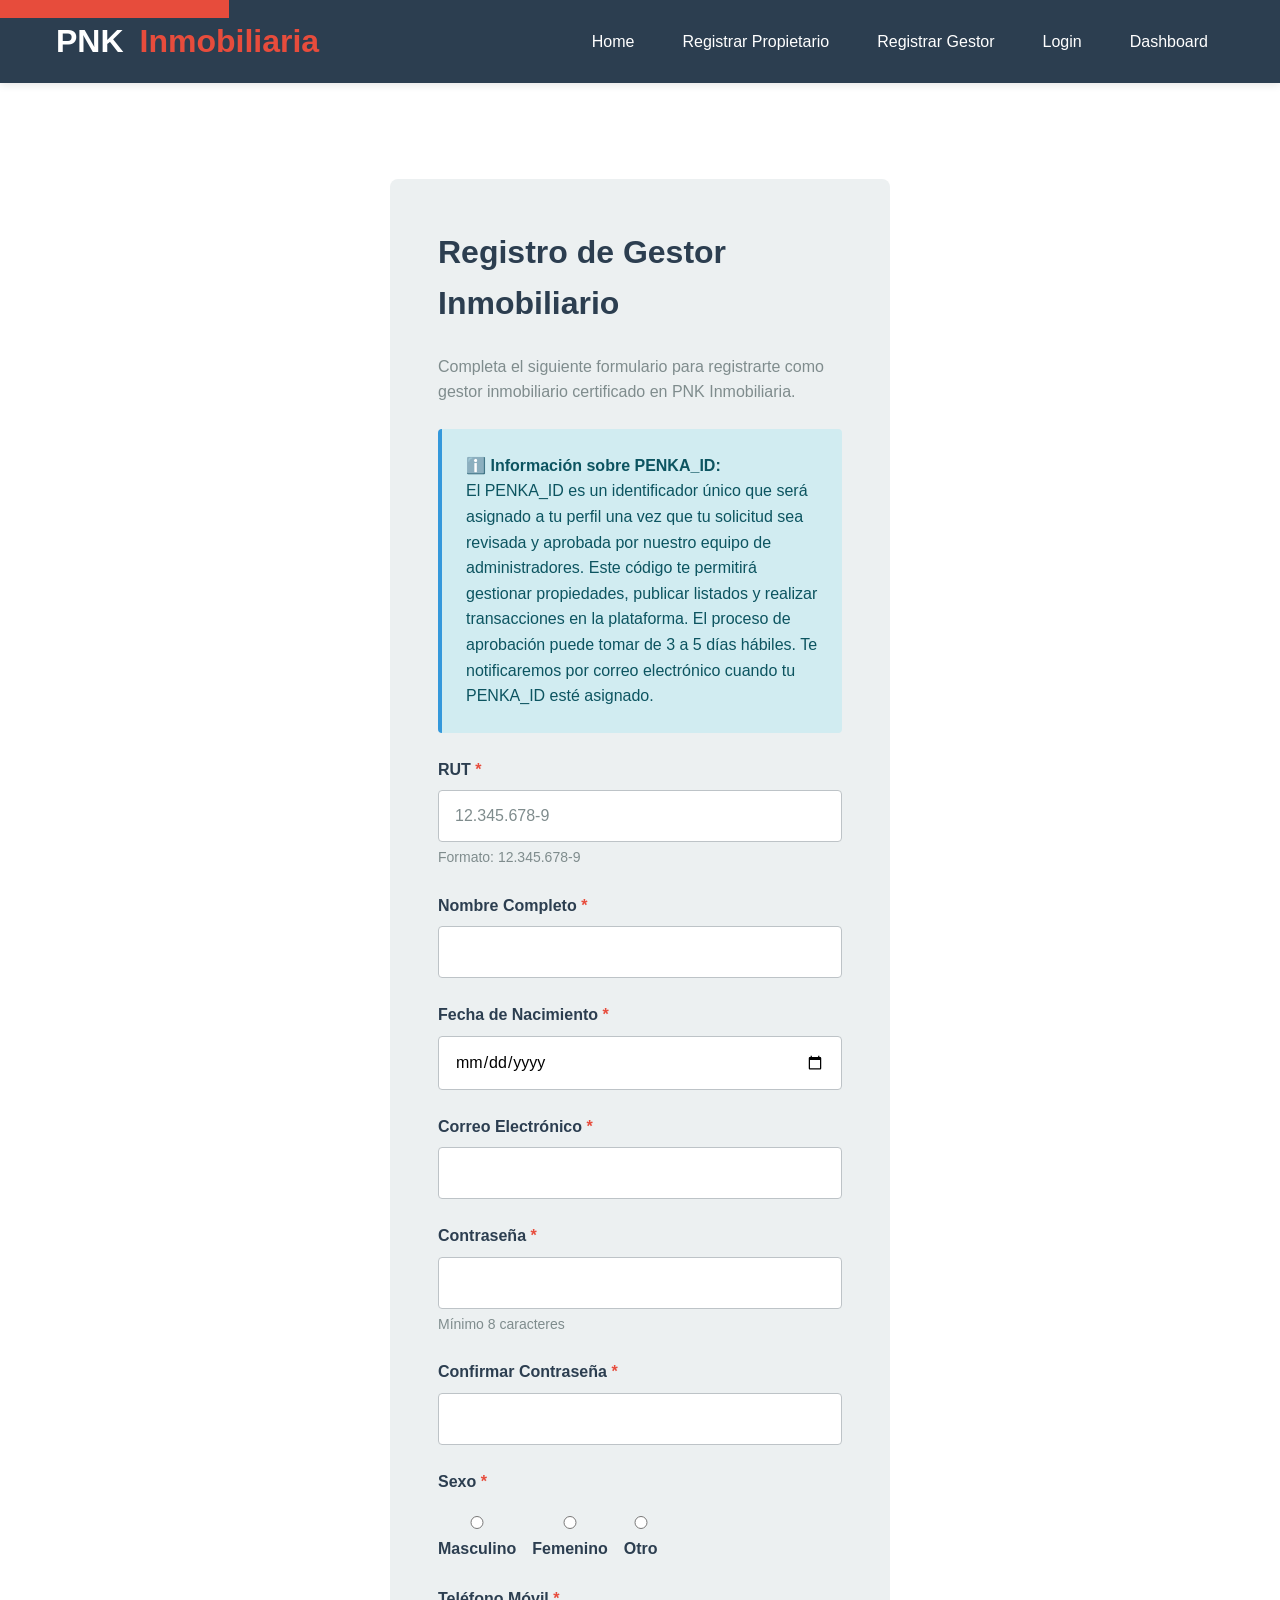
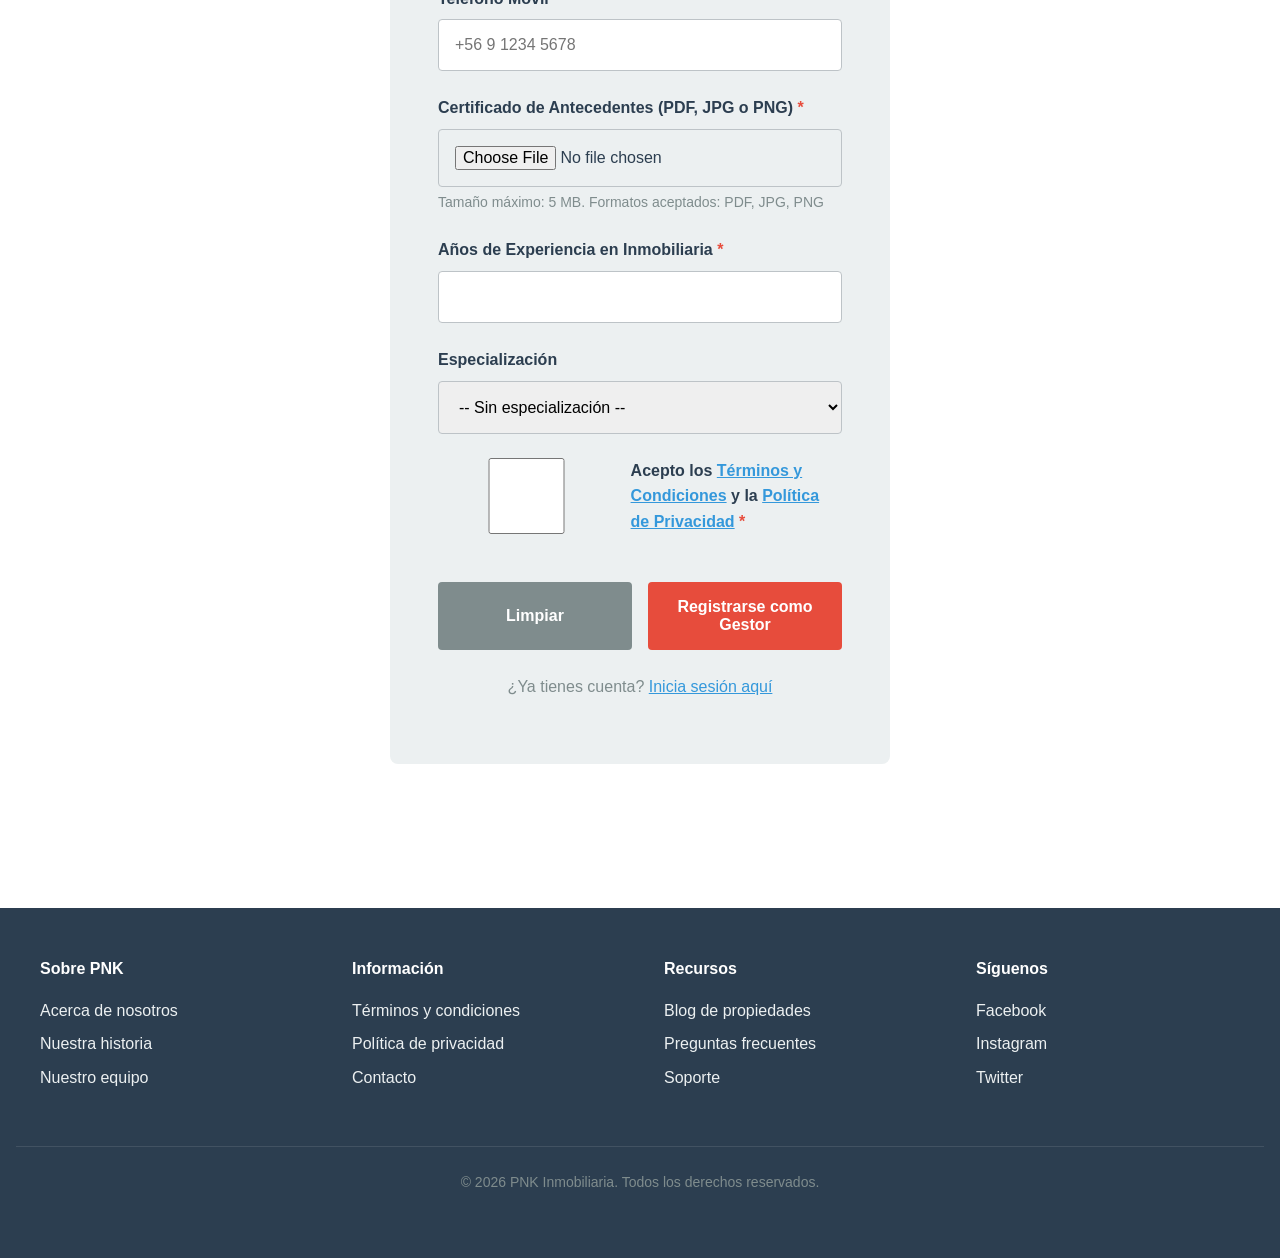
<file: pages/gestor.html>
<!DOCTYPE html>
<html lang="es">
<head>
    <meta charset="UTF-8">
    <meta name="viewport" content="width=device-width, initial-scale=1.0">
    <meta name="description" content="Registrar Gestor Inmobiliario - PNK Inmobiliaria">
    <title>Registrar Gestor Inmobiliario - PNK Inmobiliaria</title>
    <link rel="stylesheet" href="../css/styles.css">
</head>
<body>
    <!-- SKIP TO MAIN CONTENT -->
    <a href="#main-content" class="skip-to-main">Saltar al contenido principal</a>

    <!-- HEADER Y NAVEGACIÓN -->
    <header role="banner">
        <div class="header-container">
            <a href="../index.html" class="logo">
                PNK<span>Inmobiliaria</span>
            </a>
            <nav aria-label="Navegación principal">
                <ul>
                    <li><a href="../index.html">Home</a></li>
                    <li><a href="propietario.html">Registrar Propietario</a></li>
                    <li><a href="gestor.html" aria-current="page">Registrar Gestor</a></li>
                    <li><a href="login.html">Login</a></li>
                    <li><a href="dashboard.html">Dashboard</a></li>
                </ul>
            </nav>
        </div>
    </header>

    <!-- CONTENIDO PRINCIPAL -->
    <main id="main-content" role="main">
        <div class="form-container">
            <h1>Registro de Gestor Inmobiliario</h1>
            <p style="color: var(--light-text); margin-bottom: var(--spacing-lg);">
                Completa el siguiente formulario para registrarte como gestor inmobiliario certificado en PNK Inmobiliaria.
            </p>

            <!-- INFORMACIÓN SOBRE PENKA_ID -->
            <div class="alert alert-info" style="margin-bottom: var(--spacing-lg);">
                <strong>ℹ️ Información sobre PENKA_ID:</strong><br>
                El PENKA_ID es un identificador único que será asignado a tu perfil una vez que tu solicitud sea revisada 
                y aprobada por nuestro equipo de administradores. Este código te permitirá gestionar propiedades, 
                publicar listados y realizar transacciones en la plataforma. El proceso de aprobación puede tomar de 
                3 a 5 días hábiles. Te notificaremos por correo electrónico cuando tu PENKA_ID esté asignado.
            </div>

            <form id="gestor-form" method="POST" enctype="multipart/form-data" novalidate aria-labelledby="form-title">
                <!-- RUT -->
                <div class="form-group">
                    <label for="rut">RUT <span class="required">*</span></label>
                    <input type="text" id="rut" name="rut" placeholder="12.345.678-9" required 
                           aria-required="true" aria-label="Ingresar RUT">
                    <small>Formato: 12.345.678-9</small>
                </div>

                <!-- NOMBRE COMPLETO -->
                <div class="form-group">
                    <label for="nombre">Nombre Completo <span class="required">*</span></label>
                    <input type="text" id="nombre" name="nombre" required aria-required="true"
                           aria-label="Ingresar nombre completo">
                </div>

                <!-- FECHA DE NACIMIENTO -->
                <div class="form-group">
                    <label for="fecha-nacimiento">Fecha de Nacimiento <span class="required">*</span></label>
                    <input type="date" id="fecha-nacimiento" name="fecha_nacimiento" required 
                           aria-required="true" aria-label="Seleccionar fecha de nacimiento">
                </div>

                <!-- CORREO ELECTRÓNICO -->
                <div class="form-group">
                    <label for="email">Correo Electrónico <span class="required">*</span></label>
                    <input type="email" id="email" name="email" required aria-required="true"
                           aria-label="Ingresar correo electrónico">
                </div>

                <!-- CONTRASEÑA -->
                <div class="form-group">
                    <label for="password">Contraseña <span class="required">*</span></label>
                    <input type="password" id="password" name="password" required aria-required="true"
                           aria-label="Ingresar contraseña" minlength="8">
                    <small>Mínimo 8 caracteres</small>
                </div>

                <!-- CONFIRMAR CONTRASEÑA -->
                <div class="form-group">
                    <label for="confirm-password">Confirmar Contraseña <span class="required">*</span></label>
                    <input type="password" id="confirm-password" name="confirm_password" required 
                           aria-required="true" aria-label="Confirmar contraseña" minlength="8">
                </div>

                <!-- SEXO -->
                <div class="form-group">
                    <label>Sexo <span class="required">*</span></label>
                    <div style="display: flex; gap: var(--spacing-md); margin-top: var(--spacing-sm);">
                        <div>
                            <input type="radio" id="sexo-m" name="sexo" value="masculino" required 
                                   aria-label="Género masculino">
                            <label for="sexo-m" style="margin: 0;">Masculino</label>
                        </div>
                        <div>
                            <input type="radio" id="sexo-f" name="sexo" value="femenino" required
                                   aria-label="Género femenino">
                            <label for="sexo-f" style="margin: 0;">Femenino</label>
                        </div>
                        <div>
                            <input type="radio" id="sexo-o" name="sexo" value="otro" required
                                   aria-label="Género otro">
                            <label for="sexo-o" style="margin: 0;">Otro</label>
                        </div>
                    </div>
                </div>

                <!-- TELÉFONO MÓVIL -->
                <div class="form-group">
                    <label for="telefono">Teléfono Móvil <span class="required">*</span></label>
                    <input type="tel" id="telefono" name="telefono" placeholder="+56 9 1234 5678" required 
                           aria-required="true" aria-label="Ingresar teléfono móvil">
                </div>

                <!-- CERTIFICADO DE ANTECEDENTES -->
                <div class="form-group">
                    <label for="certificado">Certificado de Antecedentes (PDF, JPG o PNG) <span class="required">*</span></label>
                    <input type="file" id="certificado" name="certificado" accept=".pdf,.jpg,.jpeg,.png" 
                           required aria-required="true" aria-label="Cargar certificado de antecedentes">
                    <small>Tamaño máximo: 5 MB. Formatos aceptados: PDF, JPG, PNG</small>
                </div>

                <!-- EXPERIENCIA -->
                <div class="form-group">
                    <label for="experiencia">Años de Experiencia en Inmobiliaria <span class="required">*</span></label>
                    <input type="number" id="experiencia" name="experiencia" min="0" max="60" required 
                           aria-required="true" aria-label="Ingresar años de experiencia">
                </div>

                <!-- ESPECIALIZACIÓN -->
                <div class="form-group">
                    <label for="especializacion">Especialización</label>
                    <select id="especializacion" name="especializacion" aria-label="Seleccionar especialización">
                        <option value="">-- Sin especialización --</option>
                        <option value="residencial">Residencial</option>
                        <option value="comercial">Comercial</option>
                        <option value="terrenos">Terrenos</option>
                        <option value="mixta">Mixta</option>
                    </select>
                </div>

                <!-- TÉRMINOS Y CONDICIONES -->
                <div class="form-group">
                    <div style="display: flex; gap: var(--spacing-md);">
                        <input type="checkbox" id="terminos" name="terminos" required aria-required="true">
                        <label for="terminos" style="margin: 0;">
                            Acepto los <a href="#terminos" style="color: var(--accent-color);">Términos y Condiciones</a> 
                            y la <a href="#privacidad" style="color: var(--accent-color);">Política de Privacidad</a>
                            <span class="required">*</span>
                        </label>
                    </div>
                </div>

                <!-- BOTONES DE ACCIÓN -->
                <div class="form-actions">
                    <button type="reset" class="btn-secondary">Limpiar</button>
                    <button type="submit" aria-label="Enviar formulario de registro">Registrarse como Gestor</button>
                </div>

                <!-- ENLACE A LOGIN -->
                <p style="text-align: center; margin-top: var(--spacing-lg); color: var(--light-text);">
                    ¿Ya tienes cuenta? <a href="login.html" style="color: var(--accent-color);">Inicia sesión aquí</a>
                </p>
            </form>
        </div>

        <!-- ALERTAS (inicialmente ocultas, se muestran con JS) -->
        <div id="success-alert" class="alert alert-success" style="display: none; max-width: 1200px; margin: var(--spacing-2xl) auto;">
            ✓ ¡Registro exitoso! Tu solicitud ha sido enviada. Pronto recibirás tu PENKA_ID por correo electrónico 
            una vez que sea aprobada por nuestro equipo.
        </div>

        <div id="error-alert" class="alert alert-danger" style="display: none; max-width: 1200px; margin: var(--spacing-2xl) auto;">
            ✗ Por favor, verifica que todos los campos sean correctos.
        </div>
    </main>

    <!-- FOOTER -->
    <footer role="contentinfo">
        <div class="footer-container">
            <div class="footer-section">
                <h4>Sobre PNK</h4>
                <a href="#empresa">Acerca de nosotros</a>
                <a href="#historia">Nuestra historia</a>
                <a href="#equipo">Nuestro equipo</a>
            </div>
            <div class="footer-section">
                <h4>Información</h4>
                <a href="#terminos">Términos y condiciones</a>
                <a href="#privacidad">Política de privacidad</a>
                <a href="#contacto">Contacto</a>
            </div>
            <div class="footer-section">
                <h4>Recursos</h4>
                <a href="#blog">Blog de propiedades</a>
                <a href="#faq">Preguntas frecuentes</a>
                <a href="#soporte">Soporte</a>
            </div>
            <div class="footer-section">
                <h4>Síguenos</h4>
                <a href="https://facebook.com" rel="external" target="_blank">Facebook</a>
                <a href="https://instagram.com" rel="external" target="_blank">Instagram</a>
                <a href="https://twitter.com" rel="external" target="_blank">Twitter</a>
            </div>
        </div>
        <div class="footer-bottom">
            <p>&copy; 2026 PNK Inmobiliaria. Todos los derechos reservados.</p>
        </div>
    </footer>

    <script>
        document.getElementById('gestor-form').addEventListener('submit', function(e) {
            e.preventDefault();
            
            const password = document.getElementById('password').value;
            const confirmPassword = document.getElementById('confirm-password').value;
            const certificado = document.getElementById('certificado').files.length;
            const errorAlert = document.getElementById('error-alert');
            const successAlert = document.getElementById('success-alert');
            
            errorAlert.style.display = 'none';
            successAlert.style.display = 'none';
            
            if (password !== confirmPassword) {
                errorAlert.textContent = '✗ Las contraseñas no coinciden.';
                errorAlert.style.display = 'block';
                return;
            }
            
            if (certificado === 0) {
                errorAlert.textContent = '✗ Debes cargar el certificado de antecedentes.';
                errorAlert.style.display = 'block';
                return;
            }
            
            // Validación correcta
            successAlert.style.display = 'block';
            this.reset();
            
            // Scroll to alert
            successAlert.scrollIntoView({ behavior: 'smooth' });
        });
    </script>
</body>
</html>
</file>
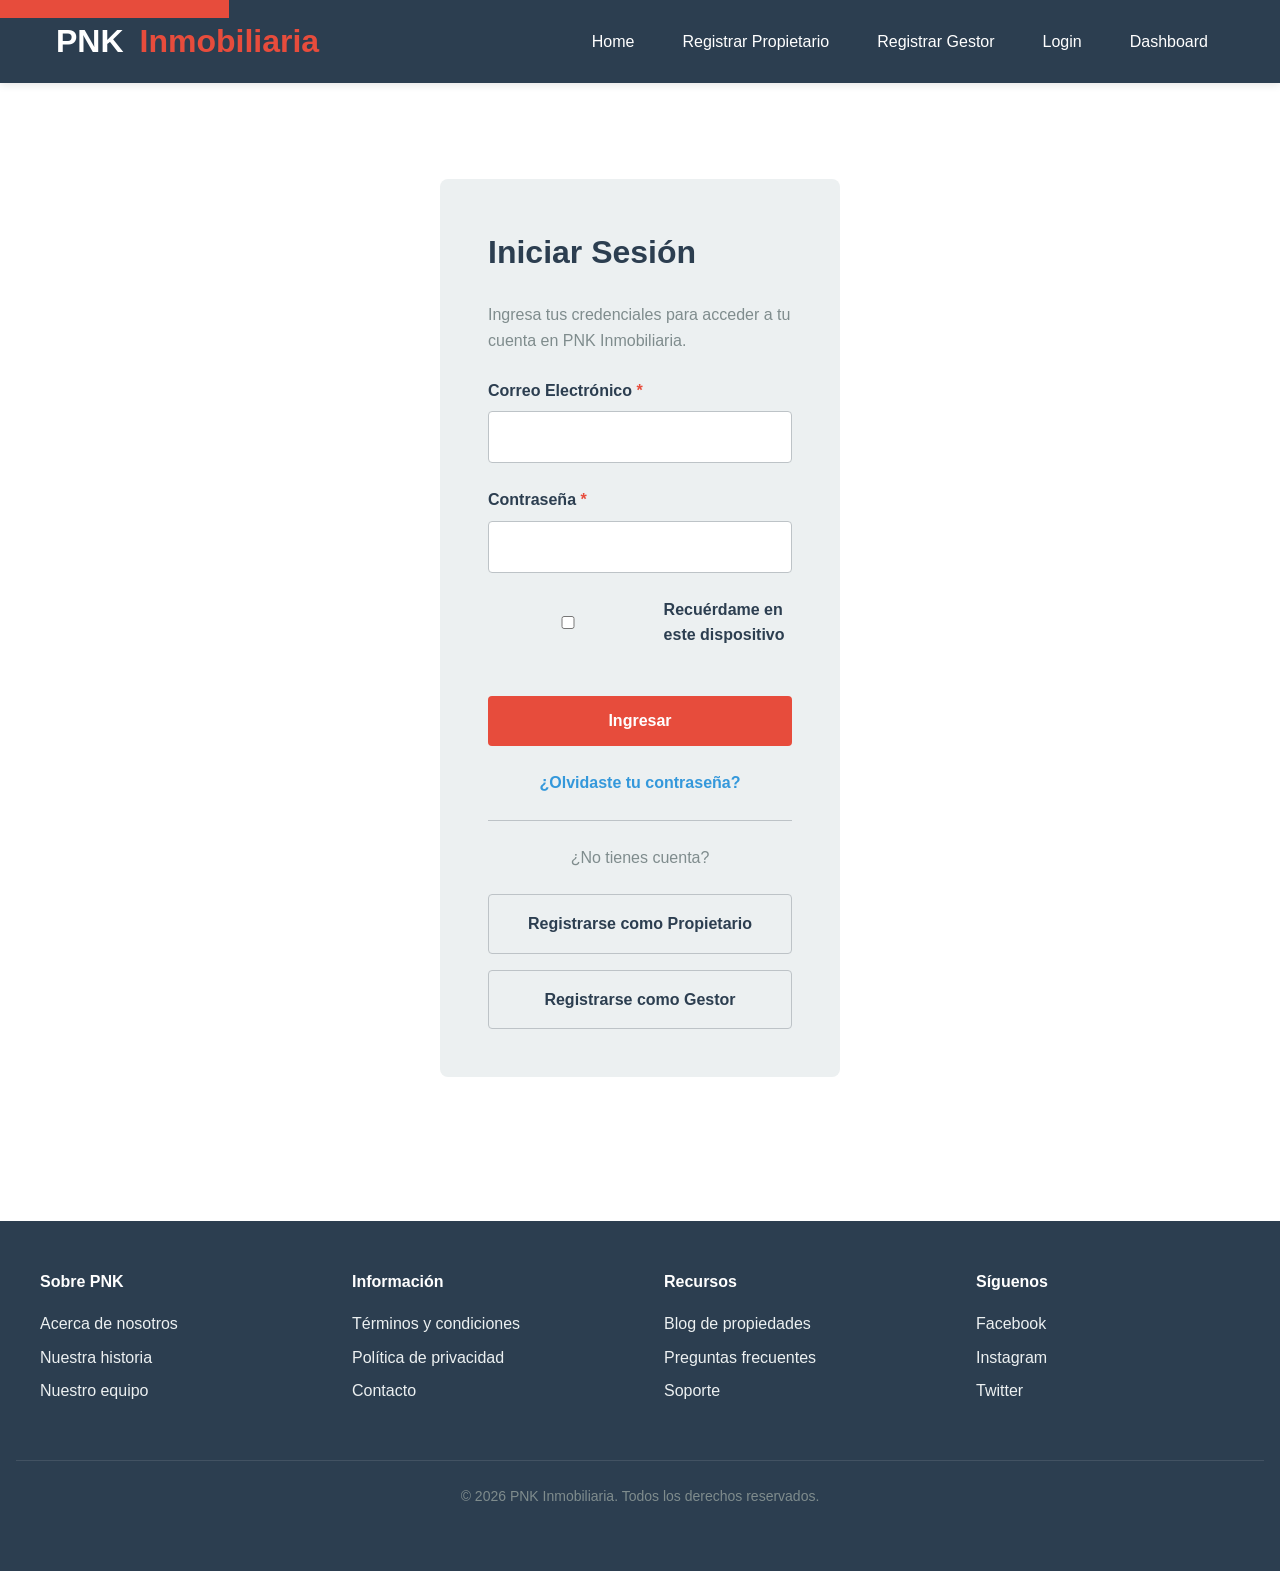
<file: pages/login.html>
<!DOCTYPE html>
<html lang="es">
<head>
    <meta charset="UTF-8">
    <meta name="viewport" content="width=device-width, initial-scale=1.0">
    <meta name="description" content="Login - PNK Inmobiliaria">
    <title>Login - PNK Inmobiliaria</title>
    <link rel="stylesheet" href="../css/styles.css">
</head>
<body>
    <!-- SKIP TO MAIN CONTENT -->
    <a href="#main-content" class="skip-to-main">Saltar al contenido principal</a>

    <!-- HEADER Y NAVEGACIÓN -->
    <header role="banner">
        <div class="header-container">
            <a href="../index.html" class="logo">
                PNK<span>Inmobiliaria</span>
            </a>
            <nav aria-label="Navegación principal">
                <ul>
                    <li><a href="../index.html">Home</a></li>
                    <li><a href="propietario.html">Registrar Propietario</a></li>
                    <li><a href="gestor.html">Registrar Gestor</a></li>
                    <li><a href="login.html" aria-current="page">Login</a></li>
                    <li><a href="dashboard.html">Dashboard</a></li>
                </ul>
            </nav>
        </div>
    </header>

    <!-- CONTENIDO PRINCIPAL -->
    <main id="main-content" role="main">
        <div class="form-container" style="max-width: 400px;">
            <h1>Iniciar Sesión</h1>
            <p style="color: var(--light-text); margin-bottom: var(--spacing-lg);">
                Ingresa tus credenciales para acceder a tu cuenta en PNK Inmobiliaria.
            </p>

            <form id="login-form" method="POST" novalidate>
                <!-- EMAIL -->
                <div class="form-group">
                    <label for="email">Correo Electrónico <span class="required">*</span></label>
                    <input type="email" id="email" name="email" required aria-required="true"
                           aria-label="Ingresar correo electrónico">
                </div>

                <!-- PASSWORD -->
                <div class="form-group">
                    <label for="password">Contraseña <span class="required">*</span></label>
                    <input type="password" id="password" name="password" required aria-required="true"
                           aria-label="Ingresar contraseña">
                </div>

                <!-- RECUERDAME -->
                <div class="form-group">
                    <div style="display: flex; align-items: center; gap: var(--spacing-md);">
                        <input type="checkbox" id="remember" name="remember" aria-label="Recuérdame en este dispositivo">
                        <label for="remember" style="margin: 0;">Recuérdame en este dispositivo</label>
                    </div>
                </div>

                <!-- BOTÓN INGRESAR -->
                <button type="submit" style="width: 100%; margin-top: var(--spacing-lg);" 
                        aria-label="Ingresar a la plataforma">Ingresar</button>
            </form>

            <!-- ENLACE RECUPERAR CONTRASEÑA -->
            <div style="margin-top: var(--spacing-lg); text-align: center;">
                <a href="recuperar.html" style="color: var(--accent-color); text-decoration: none; font-weight: 600;">
                    ¿Olvidaste tu contraseña?
                </a>
            </div>

            <!-- SEPARADOR -->
            <hr style="margin: var(--spacing-lg) 0; border: none; border-top: 1px solid var(--border-color);">

            <!-- ENLACES DE REGISTRO -->
            <p style="text-align: center; color: var(--light-text); margin: var(--spacing-lg) 0;">
                ¿No tienes cuenta?
            </p>
            <div style="display: flex; flex-direction: column; gap: var(--spacing-md);">
                <a href="propietario.html" style="display: block; padding: var(--spacing-md); 
                                                   background-color: var(--light-bg); 
                                                   color: var(--primary-color);
                                                   text-decoration: none; text-align: center; 
                                                   border-radius: 4px; font-weight: 600; border: 1px solid var(--border-color);">
                    Registrarse como Propietario
                </a>
                <a href="gestor.html" style="display: block; padding: var(--spacing-md); 
                                              background-color: var(--light-bg); 
                                              color: var(--primary-color);
                                              text-decoration: none; text-align: center; 
                                              border-radius: 4px; font-weight: 600; border: 1px solid var(--border-color);">
                    Registrarse como Gestor
                </a>
            </div>
        </div>

        <!-- ALERTAS -->
        <div id="success-alert" class="alert alert-success" style="display: none; max-width: 1200px; margin: var(--spacing-2xl) auto;">
            ✓ ¡Bienvenido! Has iniciado sesión correctamente. Redirigiendo al dashboard...
        </div>

        <div id="error-alert" class="alert alert-danger" style="display: none; max-width: 1200px; margin: var(--spacing-2xl) auto;">
            ✗ Correo electrónico o contraseña incorrectos. Por favor, intenta de nuevo.
        </div>
    </main>

    <!-- FOOTER -->
    <footer role="contentinfo">
        <div class="footer-container">
            <div class="footer-section">
                <h4>Sobre PNK</h4>
                <a href="#empresa">Acerca de nosotros</a>
                <a href="#historia">Nuestra historia</a>
                <a href="#equipo">Nuestro equipo</a>
            </div>
            <div class="footer-section">
                <h4>Información</h4>
                <a href="#terminos">Términos y condiciones</a>
                <a href="#privacidad">Política de privacidad</a>
                <a href="#contacto">Contacto</a>
            </div>
            <div class="footer-section">
                <h4>Recursos</h4>
                <a href="#blog">Blog de propiedades</a>
                <a href="#faq">Preguntas frecuentes</a>
                <a href="#soporte">Soporte</a>
            </div>
            <div class="footer-section">
                <h4>Síguenos</h4>
                <a href="https://facebook.com" rel="external" target="_blank">Facebook</a>
                <a href="https://instagram.com" rel="external" target="_blank">Instagram</a>
                <a href="https://twitter.com" rel="external" target="_blank">Twitter</a>
            </div>
        </div>
        <div class="footer-bottom">
            <p>&copy; 2026 PNK Inmobiliaria. Todos los derechos reservados.</p>
        </div>
    </footer>

    <script>
        document.getElementById('login-form').addEventListener('submit', function(e) {
            e.preventDefault();
            
            const email = document.getElementById('email').value;
            const password = document.getElementById('password').value;
            const errorAlert = document.getElementById('error-alert');
            const successAlert = document.getElementById('success-alert');
            
            errorAlert.style.display = 'none';
            successAlert.style.display = 'none';
            
            // Simulación: cualquier email y contraseña válidos funcionan
            if (email && password && password.length >= 6) {
                successAlert.style.display = 'block';
                setTimeout(() => {
                    window.location.href = 'dashboard.html';
                }, 2000);
            } else {
                errorAlert.style.display = 'block';
            }
        });
    </script>
</body>
</html>
</file>
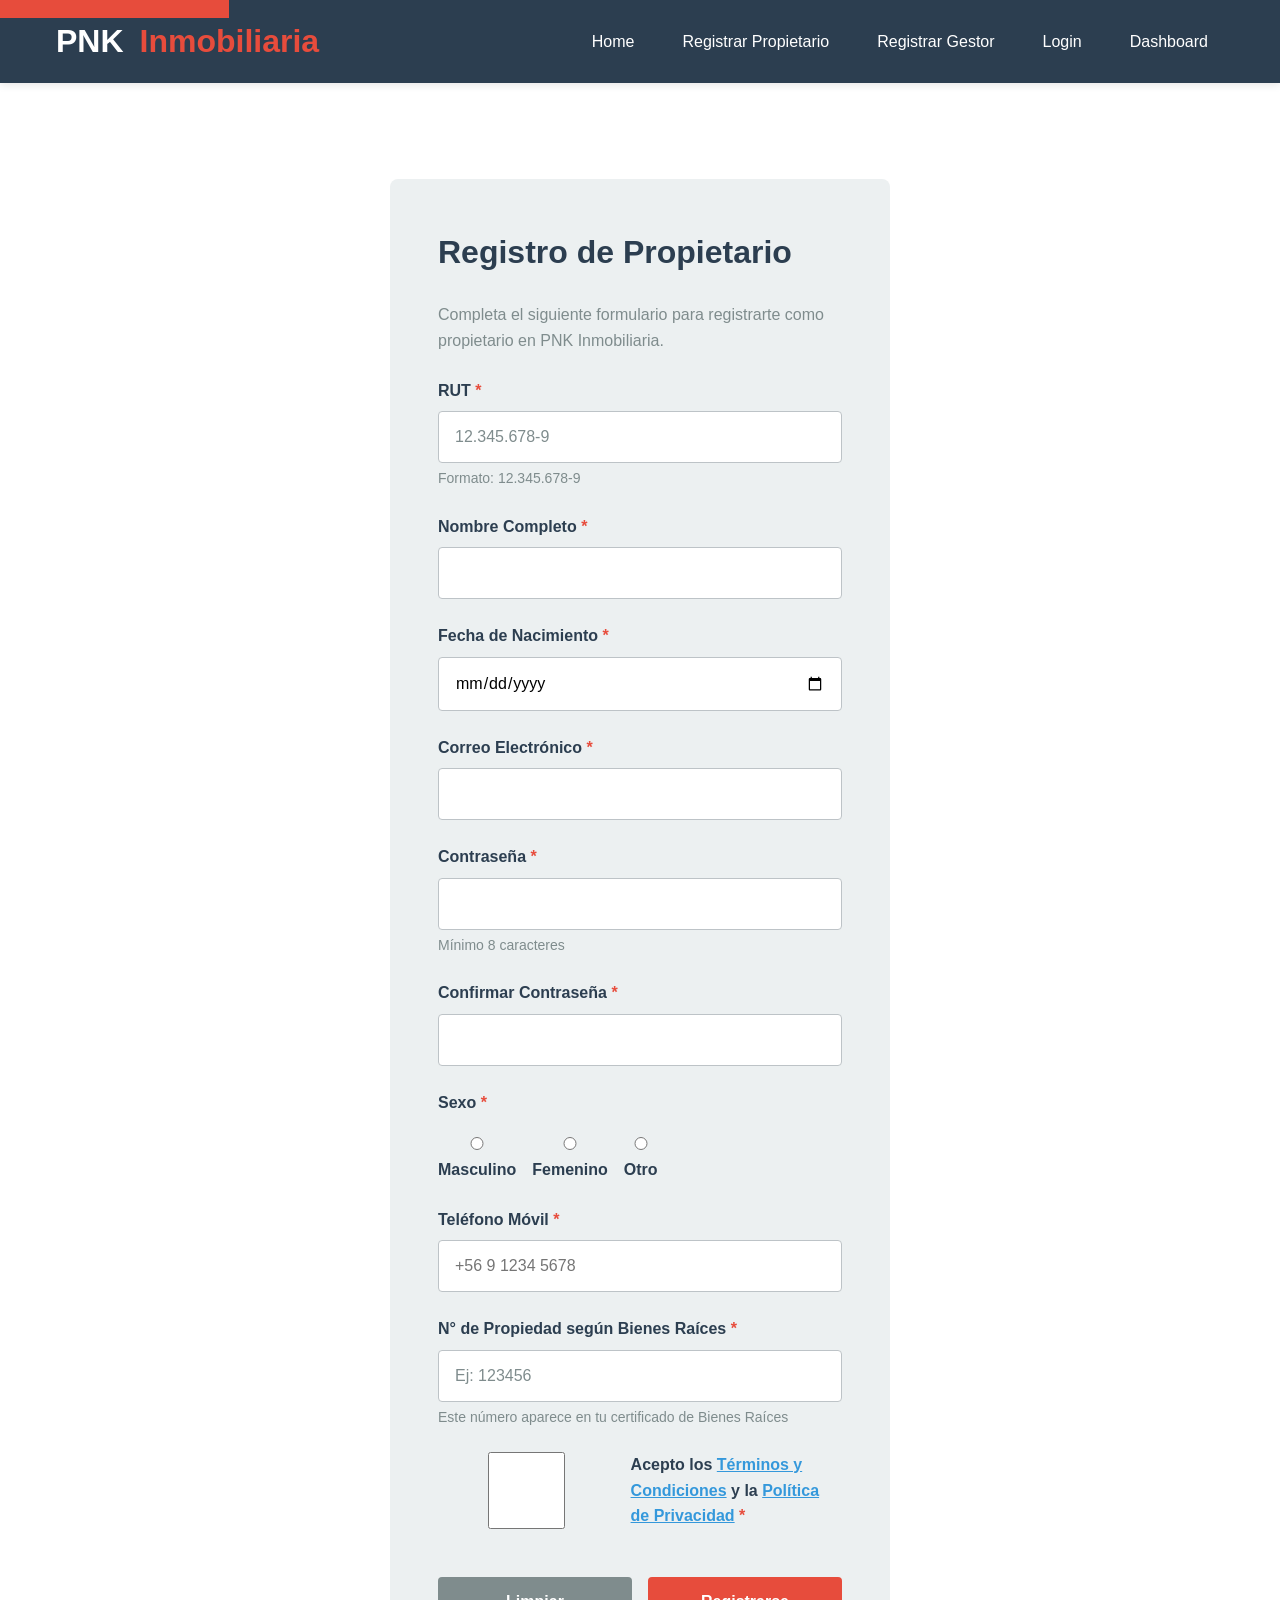
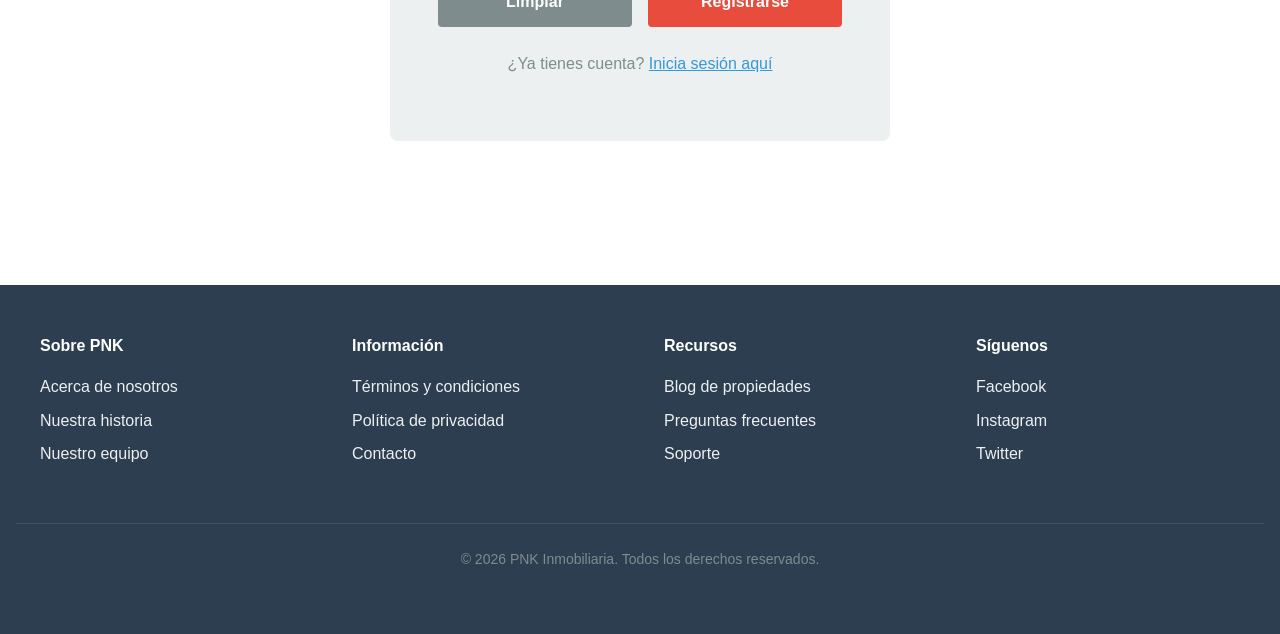
<file: pages/propietario.html>
<!DOCTYPE html>
<html lang="es">
<head>
    <meta charset="UTF-8">
    <meta name="viewport" content="width=device-width, initial-scale=1.0">
    <meta name="description" content="Registrar Propietario - PNK Inmobiliaria">
    <title>Registrar Propietario - PNK Inmobiliaria</title>
    <link rel="stylesheet" href="../css/styles.css">
</head>
<body>
    <!-- SKIP TO MAIN CONTENT -->
    <a href="#main-content" class="skip-to-main">Saltar al contenido principal</a>

    <!-- HEADER Y NAVEGACIÓN -->
    <header role="banner">
        <div class="header-container">
            <a href="../index.html" class="logo">
                PNK<span>Inmobiliaria</span>
            </a>
            <nav aria-label="Navegación principal">
                <ul>
                    <li><a href="../index.html">Home</a></li>
                    <li><a href="propietario.html" aria-current="page">Registrar Propietario</a></li>
                    <li><a href="gestor.html">Registrar Gestor</a></li>
                    <li><a href="login.html">Login</a></li>
                    <li><a href="dashboard.html">Dashboard</a></li>
                </ul>
            </nav>
        </div>
    </header>

    <!-- CONTENIDO PRINCIPAL -->
    <main id="main-content" role="main">
        <div class="form-container">
            <h1>Registro de Propietario</h1>
            <p style="color: var(--light-text); margin-bottom: var(--spacing-lg);">
                Completa el siguiente formulario para registrarte como propietario en PNK Inmobiliaria.
            </p>

            <form id="propietario-form" method="POST" novalidate aria-labelledby="form-title">
                <!-- RUT -->
                <div class="form-group">
                    <label for="rut">RUT <span class="required">*</span></label>
                    <input type="text" id="rut" name="rut" placeholder="12.345.678-9" required 
                           aria-required="true" aria-label="Ingresar RUT">
                    <small>Formato: 12.345.678-9</small>
                </div>

                <!-- NOMBRE COMPLETO -->
                <div class="form-group">
                    <label for="nombre">Nombre Completo <span class="required">*</span></label>
                    <input type="text" id="nombre" name="nombre" required aria-required="true"
                           aria-label="Ingresar nombre completo">
                </div>

                <!-- FECHA DE NACIMIENTO -->
                <div class="form-group">
                    <label for="fecha-nacimiento">Fecha de Nacimiento <span class="required">*</span></label>
                    <input type="date" id="fecha-nacimiento" name="fecha_nacimiento" required 
                           aria-required="true" aria-label="Seleccionar fecha de nacimiento">
                </div>

                <!-- CORREO ELECTRÓNICO -->
                <div class="form-group">
                    <label for="email">Correo Electrónico <span class="required">*</span></label>
                    <input type="email" id="email" name="email" required aria-required="true"
                           aria-label="Ingresar correo electrónico">
                </div>

                <!-- CONTRASEÑA -->
                <div class="form-group">
                    <label for="password">Contraseña <span class="required">*</span></label>
                    <input type="password" id="password" name="password" required aria-required="true"
                           aria-label="Ingresar contraseña" minlength="8">
                    <small>Mínimo 8 caracteres</small>
                </div>

                <!-- CONFIRMAR CONTRASEÑA -->
                <div class="form-group">
                    <label for="confirm-password">Confirmar Contraseña <span class="required">*</span></label>
                    <input type="password" id="confirm-password" name="confirm_password" required 
                           aria-required="true" aria-label="Confirmar contraseña" minlength="8">
                </div>

                <!-- SEXO -->
                <div class="form-group">
                    <label>Sexo <span class="required">*</span></label>
                    <div style="display: flex; gap: var(--spacing-md); margin-top: var(--spacing-sm);">
                        <div>
                            <input type="radio" id="sexo-m" name="sexo" value="masculino" required 
                                   aria-label="Género masculino">
                            <label for="sexo-m" style="margin: 0;">Masculino</label>
                        </div>
                        <div>
                            <input type="radio" id="sexo-f" name="sexo" value="femenino" required
                                   aria-label="Género femenino">
                            <label for="sexo-f" style="margin: 0;">Femenino</label>
                        </div>
                        <div>
                            <input type="radio" id="sexo-o" name="sexo" value="otro" required
                                   aria-label="Género otro">
                            <label for="sexo-o" style="margin: 0;">Otro</label>
                        </div>
                    </div>
                </div>

                <!-- TELÉFONO MÓVIL -->
                <div class="form-group">
                    <label for="telefono">Teléfono Móvil <span class="required">*</span></label>
                    <input type="tel" id="telefono" name="telefono" placeholder="+56 9 1234 5678" required 
                           aria-required="true" aria-label="Ingresar teléfono móvil">
                </div>

                <!-- NÚMERO DE PROPIEDAD -->
                <div class="form-group">
                    <label for="propiedad">N° de Propiedad según Bienes Raíces <span class="required">*</span></label>
                    <input type="text" id="propiedad" name="propiedad" placeholder="Ej: 123456" required 
                           aria-required="true" aria-label="Ingresar número de propiedad">
                    <small>Este número aparece en tu certificado de Bienes Raíces</small>
                </div>

                <!-- TÉRMINOS Y CONDICIONES -->
                <div class="form-group">
                    <div style="display: flex; gap: var(--spacing-md);">
                        <input type="checkbox" id="terminos" name="terminos" required aria-required="true">
                        <label for="terminos" style="margin: 0;">
                            Acepto los <a href="#terminos" style="color: var(--accent-color);">Términos y Condiciones</a> 
                            y la <a href="#privacidad" style="color: var(--accent-color);">Política de Privacidad</a>
                            <span class="required">*</span>
                        </label>
                    </div>
                </div>

                <!-- BOTONES DE ACCIÓN -->
                <div class="form-actions">
                    <button type="reset" class="btn-secondary">Limpiar</button>
                    <button type="submit" aria-label="Enviar formulario de registro">Registrarse</button>
                </div>

                <!-- ENLACE A LOGIN -->
                <p style="text-align: center; margin-top: var(--spacing-lg); color: var(--light-text);">
                    ¿Ya tienes cuenta? <a href="login.html" style="color: var(--accent-color);">Inicia sesión aquí</a>
                </p>
            </form>
        </div>

        <!-- ALERTAS (inicialmente ocultas, se muestran con JS) -->
        <div id="success-alert" class="alert alert-success" style="display: none; max-width: 1200px; margin: var(--spacing-2xl) auto;">
            ✓ ¡Registro exitoso! Tu cuenta está pendiente de activación por el administrador. 
            Te enviaremos un correo cuando sea aprobada.
        </div>

        <div id="error-alert" class="alert alert-danger" style="display: none; max-width: 1200px; margin: var(--spacing-2xl) auto;">
            ✗ Por favor, verifica que todos los campos sean correctos.
        </div>
    </main>

    <!-- FOOTER -->
    <footer role="contentinfo">
        <div class="footer-container">
            <div class="footer-section">
                <h4>Sobre PNK</h4>
                <a href="#empresa">Acerca de nosotros</a>
                <a href="#historia">Nuestra historia</a>
                <a href="#equipo">Nuestro equipo</a>
            </div>
            <div class="footer-section">
                <h4>Información</h4>
                <a href="#terminos">Términos y condiciones</a>
                <a href="#privacidad">Política de privacidad</a>
                <a href="#contacto">Contacto</a>
            </div>
            <div class="footer-section">
                <h4>Recursos</h4>
                <a href="#blog">Blog de propiedades</a>
                <a href="#faq">Preguntas frecuentes</a>
                <a href="#soporte">Soporte</a>
            </div>
            <div class="footer-section">
                <h4>Síguenos</h4>
                <a href="https://facebook.com" rel="external" target="_blank">Facebook</a>
                <a href="https://instagram.com" rel="external" target="_blank">Instagram</a>
                <a href="https://twitter.com" rel="external" target="_blank">Twitter</a>
            </div>
        </div>
        <div class="footer-bottom">
            <p>&copy; 2026 PNK Inmobiliaria. Todos los derechos reservados.</p>
        </div>
    </footer>

    <script>
        document.getElementById('propietario-form').addEventListener('submit', function(e) {
            e.preventDefault();
            
            const password = document.getElementById('password').value;
            const confirmPassword = document.getElementById('confirm-password').value;
            const errorAlert = document.getElementById('error-alert');
            const successAlert = document.getElementById('success-alert');
            
            errorAlert.style.display = 'none';
            successAlert.style.display = 'none';
            
            if (password !== confirmPassword) {
                errorAlert.textContent = '✗ Las contraseñas no coinciden.';
                errorAlert.style.display = 'block';
                return;
            }
            
            // Validación correcta
            successAlert.style.display = 'block';
            this.reset();
            
            // Scroll to alert
            successAlert.scrollIntoView({ behavior: 'smooth' });
        });
    </script>
</body>
</html>
</file>
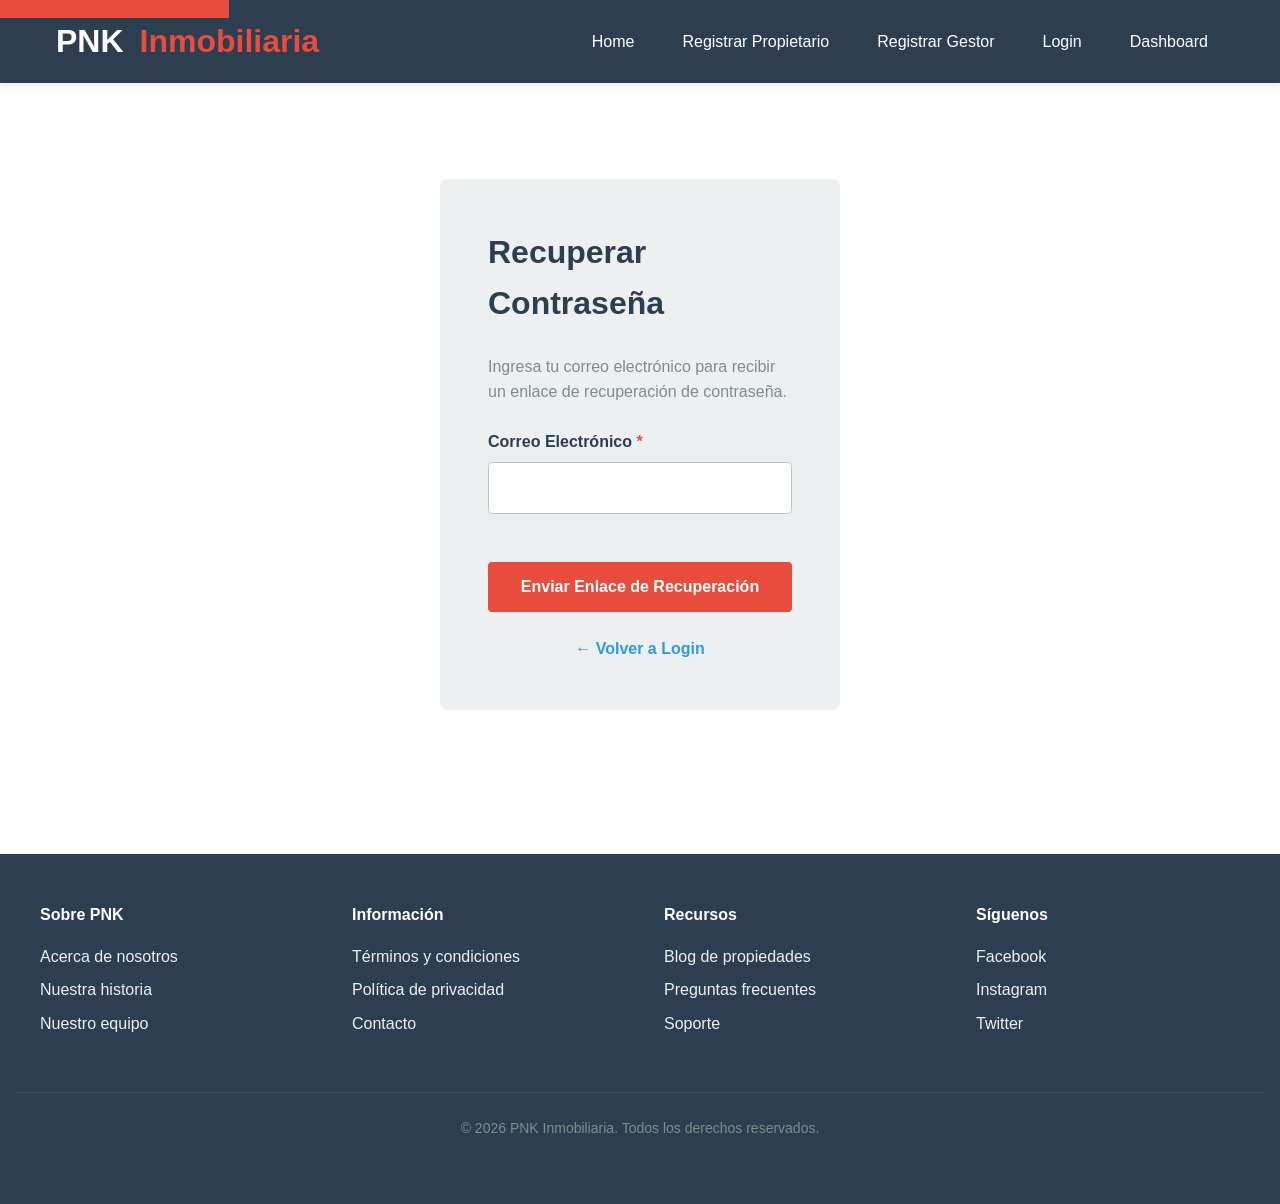
<file: pages/recuperar.html>
<!DOCTYPE html>
<html lang="es">
<head>
    <meta charset="UTF-8">
    <meta name="viewport" content="width=device-width, initial-scale=1.0">
    <meta name="description" content="Recuperar Contraseña - PNK Inmobiliaria">
    <title>Recuperar Contraseña - PNK Inmobiliaria</title>
    <link rel="stylesheet" href="../css/styles.css">
</head>
<body>
    <!-- SKIP TO MAIN CONTENT -->
    <a href="#main-content" class="skip-to-main">Saltar al contenido principal</a>

    <!-- HEADER Y NAVEGACIÓN -->
    <header role="banner">
        <div class="header-container">
            <a href="../index.html" class="logo">
                PNK<span>Inmobiliaria</span>
            </a>
            <nav aria-label="Navegación principal">
                <ul>
                    <li><a href="../index.html">Home</a></li>
                    <li><a href="propietario.html">Registrar Propietario</a></li>
                    <li><a href="gestor.html">Registrar Gestor</a></li>
                    <li><a href="login.html">Login</a></li>
                    <li><a href="dashboard.html">Dashboard</a></li>
                </ul>
            </nav>
        </div>
    </header>

    <!-- CONTENIDO PRINCIPAL -->
    <main id="main-content" role="main">
        <div class="form-container" style="max-width: 400px;">
            <h1>Recuperar Contraseña</h1>
            <p style="color: var(--light-text); margin-bottom: var(--spacing-lg);">
                Ingresa tu correo electrónico para recibir un enlace de recuperación de contraseña.
            </p>

            <form id="recovery-form" method="POST" novalidate>
                <!-- EMAIL -->
                <div class="form-group">
                    <label for="email">Correo Electrónico <span class="required">*</span></label>
                    <input type="email" id="email" name="email" required aria-required="true"
                           aria-label="Ingresar correo electrónico">
                </div>

                <!-- BOTÓN ENVIAR -->
                <button type="submit" style="width: 100%; margin-top: var(--spacing-lg);" 
                        aria-label="Enviar enlace de recuperación">
                    Enviar Enlace de Recuperación
                </button>
            </form>

            <!-- ENLACE VOLVER -->
            <div style="margin-top: var(--spacing-lg); text-align: center;">
                <a href="login.html" style="color: var(--accent-color); text-decoration: none; font-weight: 600;">
                    ← Volver a Login
                </a>
            </div>
        </div>

        <!-- ALERTAS -->
        <div id="success-alert" class="alert alert-success" style="display: none; max-width: 1200px; margin: var(--spacing-2xl) auto;">
            ✓ Se enviará un enlace de recuperación de contraseña a tu correo electrónico. 
            Por favor, revisa tu bandeja de entrada en los próximos minutos.
        </div>

        <div id="info-alert" class="alert alert-info" style="display: none; max-width: 1200px; margin: var(--spacing-2xl) auto;">
            ℹ️ El enlace de recuperación expirará en 24 horas. Si no recibiste el correo, 
            verifica tu carpeta de spam o intenta nuevamente.
        </div>

        <div id="error-alert" class="alert alert-danger" style="display: none; max-width: 1200px; margin: var(--spacing-2xl) auto;">
            ✗ El correo electrónico no fue encontrado en nuestro sistema. 
            Por favor, verifica que sea correcto o <a href="propietario.html" style="color: inherit; text-decoration: underline;">regístrate como nuevo usuario</a>.
        </div>
    </main>

    <!-- FOOTER -->
    <footer role="contentinfo">
        <div class="footer-container">
            <div class="footer-section">
                <h4>Sobre PNK</h4>
                <a href="#empresa">Acerca de nosotros</a>
                <a href="#historia">Nuestra historia</a>
                <a href="#equipo">Nuestro equipo</a>
            </div>
            <div class="footer-section">
                <h4>Información</h4>
                <a href="#terminos">Términos y condiciones</a>
                <a href="#privacidad">Política de privacidad</a>
                <a href="#contacto">Contacto</a>
            </div>
            <div class="footer-section">
                <h4>Recursos</h4>
                <a href="#blog">Blog de propiedades</a>
                <a href="#faq">Preguntas frecuentes</a>
                <a href="#soporte">Soporte</a>
            </div>
            <div class="footer-section">
                <h4>Síguenos</h4>
                <a href="https://facebook.com" rel="external" target="_blank">Facebook</a>
                <a href="https://instagram.com" rel="external" target="_blank">Instagram</a>
                <a href="https://twitter.com" rel="external" target="_blank">Twitter</a>
            </div>
        </div>
        <div class="footer-bottom">
            <p>&copy; 2026 PNK Inmobiliaria. Todos los derechos reservados.</p>
        </div>
    </footer>

    <script>
        document.getElementById('recovery-form').addEventListener('submit', function(e) {
            e.preventDefault();
            
            const email = document.getElementById('email').value;
            const errorAlert = document.getElementById('error-alert');
            const successAlert = document.getElementById('success-alert');
            const infoAlert = document.getElementById('info-alert');
            
            errorAlert.style.display = 'none';
            successAlert.style.display = 'none';
            infoAlert.style.display = 'none';
            
            // Simulación: si contiene @, es válido
            if (email.includes('@')) {
                successAlert.style.display = 'block';
                infoAlert.style.display = 'block';
            } else {
                errorAlert.style.display = 'block';
            }
        });
    </script>
</body>
</html>
</file>
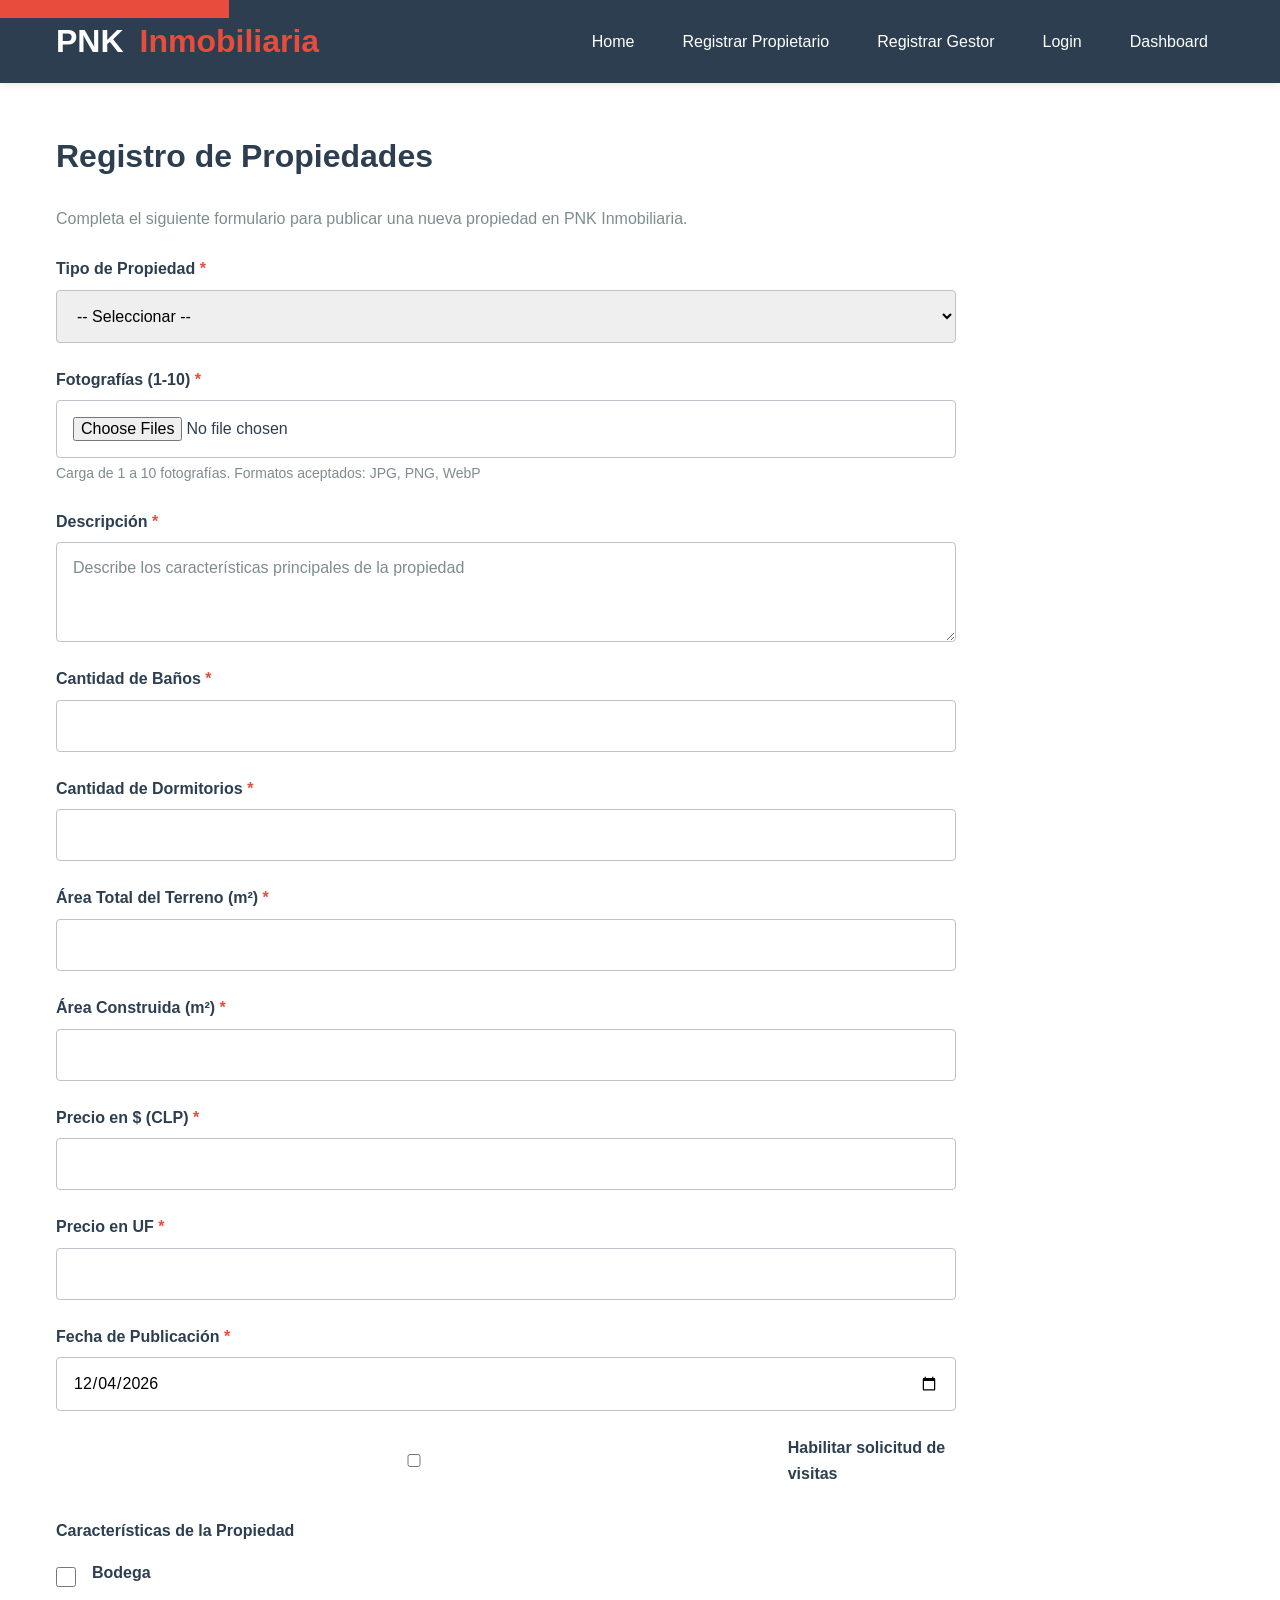
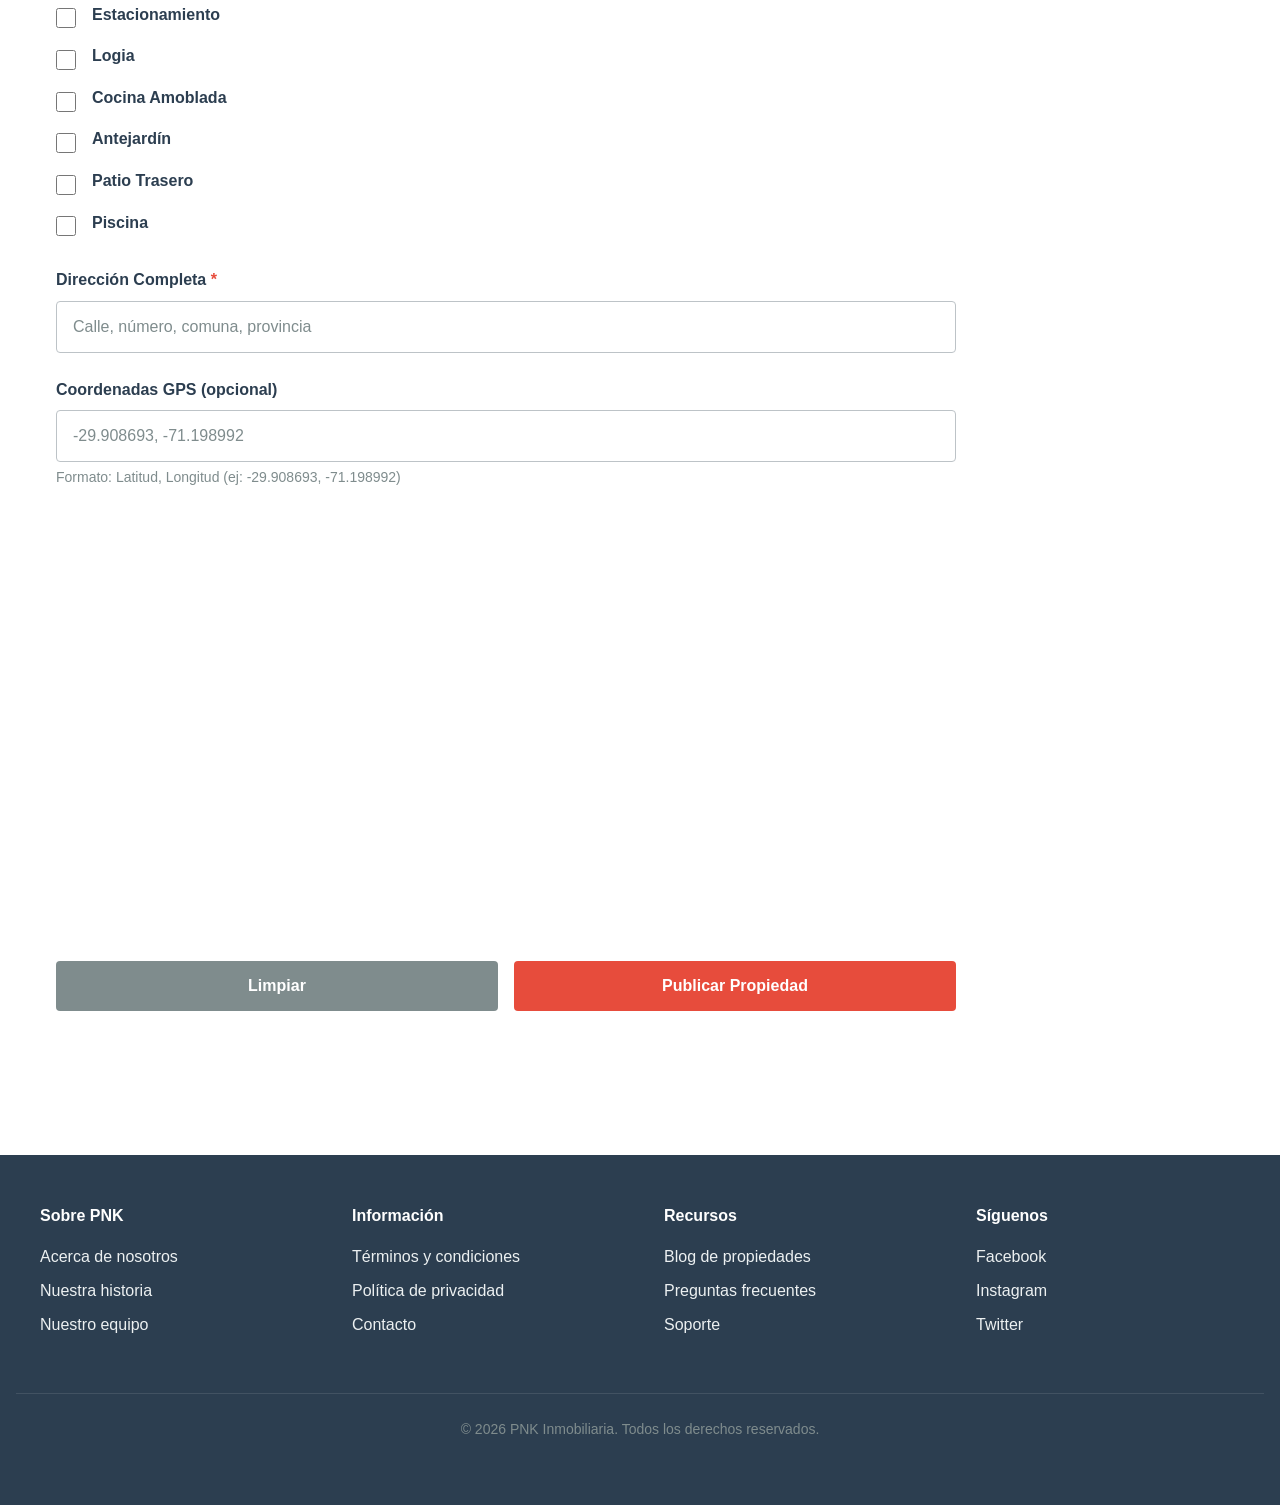
<file: pages/registro-propiedades.html>
<!DOCTYPE html>
<html lang="es">
<head>
    <meta charset="UTF-8">
    <meta name="viewport" content="width=device-width, initial-scale=1.0">
    <meta name="description" content="Registro de Propiedades - PNK Inmobiliaria">
    <title>Registro de Propiedades - PNK Inmobiliaria</title>
    <link rel="stylesheet" href="../css/styles.css">
</head>
<body>
    <!-- SKIP TO MAIN CONTENT -->
    <a href="#main-content" class="skip-to-main">Saltar al contenido principal</a>

    <!-- HEADER Y NAVEGACIÓN -->
    <header role="banner">
        <div class="header-container">
            <a href="../index.html" class="logo">
                PNK<span>Inmobiliaria</span>
            </a>
            <nav aria-label="Navegación principal">
                <ul>
                    <li><a href="../index.html">Home</a></li>
                    <li><a href="propietario.html">Registrar Propietario</a></li>
                    <li><a href="gestor.html">Registrar Gestor</a></li>
                    <li><a href="login.html">Login</a></li>
                    <li><a href="dashboard.html">Dashboard</a></li>
                </ul>
            </nav>
        </div>
    </header>

    <!-- CONTENIDO PRINCIPAL -->
    <main id="main-content" role="main">
        <section aria-labelledby="property-form-title">
            <h1 id="property-form-title">Registro de Propiedades</h1>
            <p style="color: var(--light-text); margin-bottom: var(--spacing-lg);">
                Completa el siguiente formulario para publicar una nueva propiedad en PNK Inmobiliaria.
            </p>

            <div style="max-width: 900px;">
                <form id="property-form" method="POST" enctype="multipart/form-data" novalidate>
                    <!-- TIPO DE PROPIEDAD -->
                    <div class="form-group">
                        <label for="tipo">Tipo de Propiedad <span class="required">*</span></label>
                        <select id="tipo" name="tipo" required aria-required="true" aria-label="Seleccionar tipo de propiedad">
                            <option value="">-- Seleccionar --</option>
                            <option value="casa">Casa</option>
                            <option value="departamento">Departamento</option>
                            <option value="terreno">Terreno</option>
                        </select>
                    </div>

                    <!-- FOTOGRAFÍAS -->
                    <div class="form-group">
                        <label for="fotos">Fotografías (1-10) <span class="required">*</span></label>
                        <input type="file" id="fotos" name="fotos" multiple accept="image/*" 
                               required aria-required="true" aria-label="Cargar fotografías de la propiedad">
                        <small>Carga de 1 a 10 fotografías. Formatos aceptados: JPG, PNG, WebP</small>
                    </div>

                    <!-- DESCRIPCIÓN -->
                    <div class="form-group">
                        <label for="descripcion">Descripción <span class="required">*</span></label>
                        <textarea id="descripcion" name="descripcion" required aria-required="true"
                                  placeholder="Describe los características principales de la propiedad"
                                  aria-label="Ingresar descripción de la propiedad"></textarea>
                    </div>

                    <!-- CANTIDAD DE BAÑOS -->
                    <div class="form-group">
                        <label for="banios">Cantidad de Baños <span class="required">*</span></label>
                        <input type="number" id="banios" name="banios" min="0" max="20" required 
                               aria-required="true" aria-label="Ingresar cantidad de baños">
                    </div>

                    <!-- CANTIDAD DE DORMITORIOS -->
                    <div class="form-group">
                        <label for="dormitorios">Cantidad de Dormitorios <span class="required">*</span></label>
                        <input type="number" id="dormitorios" name="dormitorios" min="0" max="20" required 
                               aria-required="true" aria-label="Ingresar cantidad de dormitorios">
                    </div>

                    <!-- ÁREA TOTAL DEL TERRENO -->
                    <div class="form-group">
                        <label for="area-terreno">Área Total del Terreno (m²) <span class="required">*</span></label>
                        <input type="number" id="area-terreno" name="area_terreno" min="0" step="0.01" required 
                               aria-required="true" aria-label="Ingresar área total del terreno">
                    </div>

                    <!-- ÁREA CONSTRUIDA -->
                    <div class="form-group">
                        <label for="area-construida">Área Construida (m²) <span class="required">*</span></label>
                        <input type="number" id="area-construida" name="area_construida" min="0" step="0.01" required 
                               aria-required="true" aria-label="Ingresar área construida">
                    </div>

                    <!-- PRECIO EN PESOS -->
                    <div class="form-group">
                        <label for="precio-peso">Precio en $ (CLP) <span class="required">*</span></label>
                        <input type="number" id="precio-peso" name="precio_peso" min="0" step="1000" required 
                               aria-required="true" aria-label="Ingresar precio en pesos chilenos">
                    </div>

                    <!-- PRECIO EN UF -->
                    <div class="form-group">
                        <label for="precio-uf">Precio en UF <span class="required">*</span></label>
                        <input type="number" id="precio-uf" name="precio_uf" min="0" step="0.01" required 
                               aria-required="true" aria-label="Ingresar precio en UF">
                    </div>

                    <!-- FECHA DE PUBLICACIÓN -->
                    <div class="form-group">
                        <label for="fecha-pub">Fecha de Publicación <span class="required">*</span></label>
                        <input type="date" id="fecha-pub" name="fecha_publicacion" required 
                               aria-required="true" aria-label="Seleccionar fecha de publicación">
                    </div>

                    <!-- SOLICITAR VISITA -->
                    <div class="form-group">
                        <label style="display: flex; align-items: center; gap: var(--spacing-md);">
                            <input type="checkbox" id="solicitar-visita" name="solicitar_visita" 
                                   aria-label="Habilitar solicitud de visitas">
                            Habilitar solicitud de visitas
                        </label>
                    </div>

                    <!-- CARACTERÍSTICAS -->
                    <div class="form-group">
                        <label style="display: block; margin-bottom: var(--spacing-md);">Características de la Propiedad</label>
                        <div class="characteristics-list">
                            <div class="checkbox-item">
                                <input type="checkbox" id="bodega" name="bodega" aria-label="Propiedad tiene bodega">
                                <label for="bodega">Bodega</label>
                            </div>
                            <div class="checkbox-item">
                                <input type="checkbox" id="estacionamiento" name="estacionamiento" aria-label="Propiedad tiene estacionamiento">
                                <label for="estacionamiento">Estacionamiento</label>
                            </div>
                            <div class="checkbox-item">
                                <input type="checkbox" id="logia" name="logia" aria-label="Propiedad tiene logia">
                                <label for="logia">Logia</label>
                            </div>
                            <div class="checkbox-item">
                                <input type="checkbox" id="cocina-amoblada" name="cocina_amoblada" aria-label="Cocina está amoblada">
                                <label for="cocina-amoblada">Cocina Amoblada</label>
                            </div>
                            <div class="checkbox-item">
                                <input type="checkbox" id="antejardi" name="antejardi" aria-label="Propiedad tiene antejardín">
                                <label for="antejardi">Antejardín</label>
                            </div>
                            <div class="checkbox-item">
                                <input type="checkbox" id="patio-trasero" name="patio_trasero" aria-label="Propiedad tiene patio trasero">
                                <label for="patio-trasero">Patio Trasero</label>
                            </div>
                            <div class="checkbox-item">
                                <input type="checkbox" id="piscina" name="piscina" aria-label="Propiedad tiene piscina">
                                <label for="piscina">Piscina</label>
                            </div>
                        </div>
                    </div>

                    <!-- DIRECCIÓN -->
                    <div class="form-group">
                        <label for="direccion">Dirección Completa <span class="required">*</span></label>
                        <input type="text" id="direccion" name="direccion" placeholder="Calle, número, comuna, provincia" 
                               required aria-required="true" aria-label="Ingresar dirección completa">
                    </div>

                    <!-- UBICACIÓN EN MAPA -->
                    <div class="form-group">
                        <label for="ubicacion-coords">Coordenadas GPS (opcional)</label>
                        <input type="text" id="ubicacion-coords" name="ubicacion_coords" 
                               placeholder="-29.908693, -71.198992" aria-label="Ingresar coordenadas GPS">
                        <small>Formato: Latitud, Longitud (ej: -29.908693, -71.198992)</small>
                    </div>

                    <!-- VISTA PREVIA DE MAPA -->
                    <div class="map-container" style="margin: var(--spacing-lg) 0;">
                        <iframe src="https://www.google.com/maps/embed?pb=!1m18!1m12!1m3!1d3297.5559934768223!2d-71.19899492346838!3d-29.908693170503356!2m3!1f0!2f0!3f0!3m2!1i1024!2i768!4f13.1!3m3!1m2!1s0x9691c2b3c3c3c3c3%3A0x0!2sLa%20Serena%2C%20Chile!5e0!3m2!1ses!2s!4v=" 
                                allowfullscreen="" loading="lazy" referrerpolicy="no-referrer-when-downgrade"
                                title="Vista previa del mapa de ubicación"></iframe>
                    </div>

                    <!-- BOTONES DE ACCIÓN -->
                    <div class="form-actions">
                        <button type="reset" class="btn-secondary">Limpiar</button>
                        <button type="submit" aria-label="Publicar propiedad">Publicar Propiedad</button>
                    </div>
                </form>
            </div>
        </section>

        <!-- ALERTAS -->
        <div id="property-success-alert" class="alert alert-success" style="display: none; max-width: 1200px; margin: var(--spacing-2xl) auto;">
            ✓ ¡Propiedad publicada exitosamente! Tu inmueble está ahora visible en el catálogo de PNK Inmobiliaria.
        </div>

        <div id="property-error-alert" class="alert alert-danger" style="display: none; max-width: 1200px; margin: var(--spacing-2xl) auto;">
            ✗ Por favor, verifica que todos los campos obligatorios sean completados correctamente.
        </div>
    </main>

    <!-- FOOTER -->
    <footer role="contentinfo">
        <div class="footer-container">
            <div class="footer-section">
                <h4>Sobre PNK</h4>
                <a href="#empresa">Acerca de nosotros</a>
                <a href="#historia">Nuestra historia</a>
                <a href="#equipo">Nuestro equipo</a>
            </div>
            <div class="footer-section">
                <h4>Información</h4>
                <a href="#terminos">Términos y condiciones</a>
                <a href="#privacidad">Política de privacidad</a>
                <a href="#contacto">Contacto</a>
            </div>
            <div class="footer-section">
                <h4>Recursos</h4>
                <a href="#blog">Blog de propiedades</a>
                <a href="#faq">Preguntas frecuentes</a>
                <a href="#soporte">Soporte</a>
            </div>
            <div class="footer-section">
                <h4>Síguenos</h4>
                <a href="https://facebook.com" rel="external" target="_blank">Facebook</a>
                <a href="https://instagram.com" rel="external" target="_blank">Instagram</a>
                <a href="https://twitter.com" rel="external" target="_blank">Twitter</a>
            </div>
        </div>
        <div class="footer-bottom">
            <p>&copy; 2026 PNK Inmobiliaria. Todos los derechos reservados.</p>
        </div>
    </footer>

    <script>
        document.getElementById('property-form').addEventListener('submit', function(e) {
            e.preventDefault();
            
            const tipo = document.getElementById('tipo').value;
            const fotos = document.getElementById('fotos').files.length;
            const errorAlert = document.getElementById('property-error-alert');
            const successAlert = document.getElementById('property-success-alert');
            
            errorAlert.style.display = 'none';
            successAlert.style.display = 'none';
            
            if (!tipo || fotos === 0) {
                errorAlert.style.display = 'block';
                return;
            }
            
            successAlert.style.display = 'block';
            this.reset();
            
            // Scroll to alert
            successAlert.scrollIntoView({ behavior: 'smooth' });
        });

        // Definir fecha de hoy por defecto
        document.getElementById('fecha-pub').valueAsDate = new Date();
    </script>
</body>
</html>
</file>
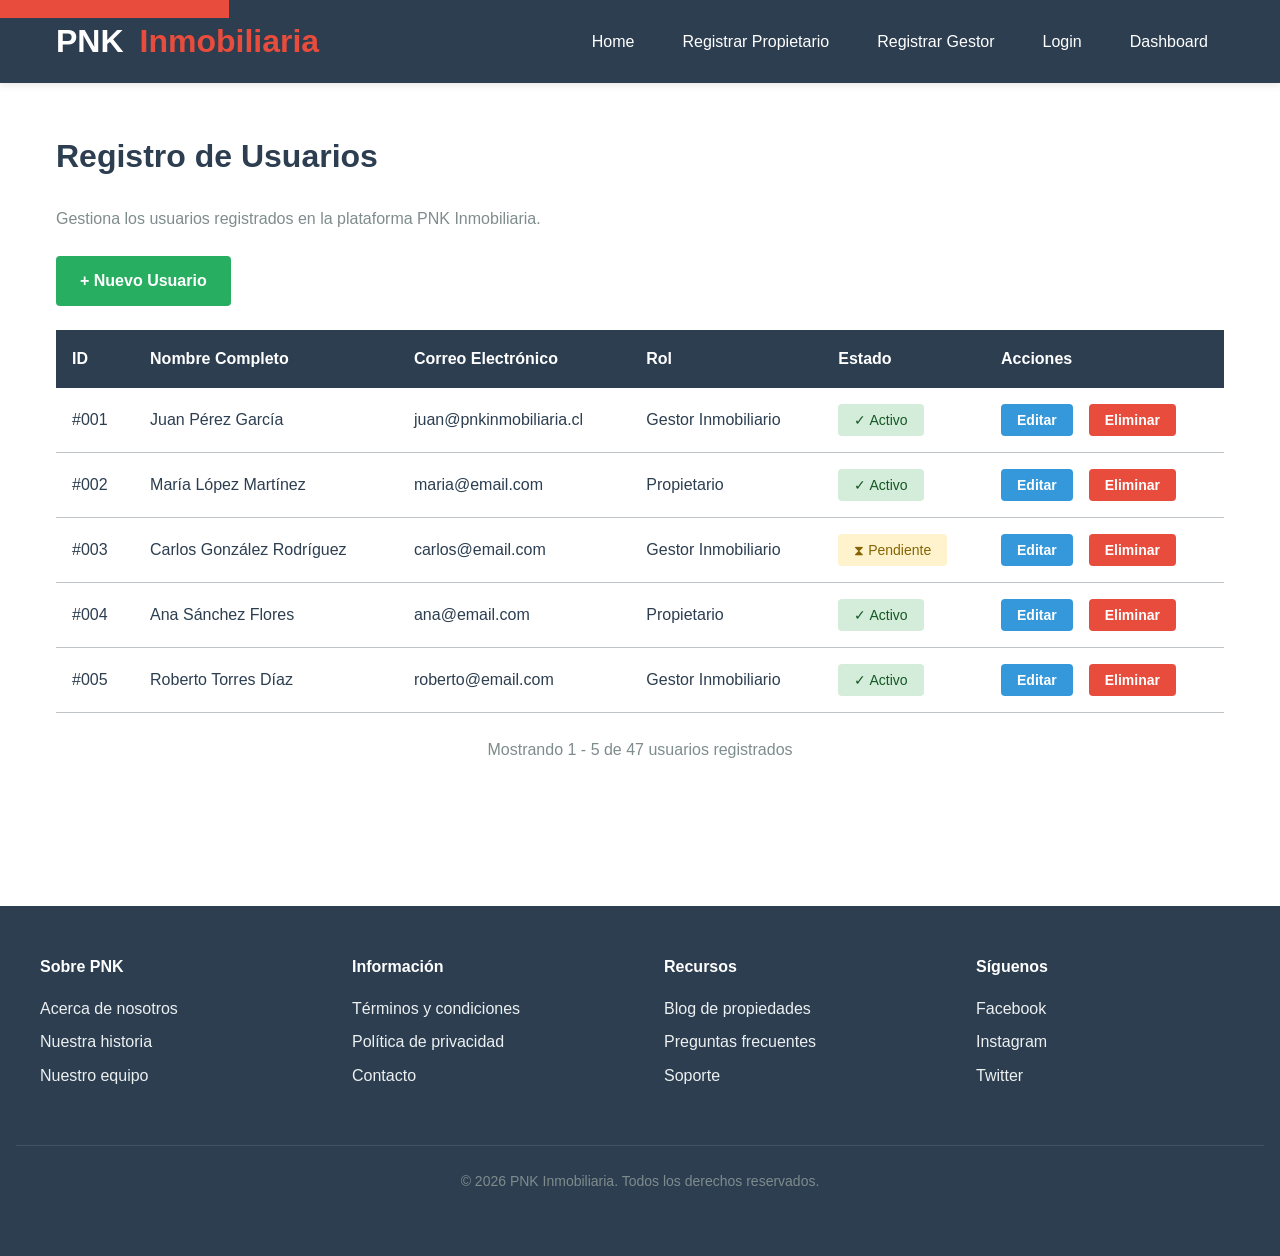
<file: pages/registro-usuarios.html>
<!DOCTYPE html>
<html lang="es">
<head>
    <meta charset="UTF-8">
    <meta name="viewport" content="width=device-width, initial-scale=1.0">
    <meta name="description" content="Registro de Usuarios - PNK Inmobiliaria">
    <title>Registro de Usuarios - PNK Inmobiliaria</title>
    <link rel="stylesheet" href="../css/styles.css">
</head>
<body>
    <!-- SKIP TO MAIN CONTENT -->
    <a href="#main-content" class="skip-to-main">Saltar al contenido principal</a>

    <!-- HEADER Y NAVEGACIÓN -->
    <header role="banner">
        <div class="header-container">
            <a href="../index.html" class="logo">
                PNK<span>Inmobiliaria</span>
            </a>
            <nav aria-label="Navegación principal">
                <ul>
                    <li><a href="../index.html">Home</a></li>
                    <li><a href="propietario.html">Registrar Propietario</a></li>
                    <li><a href="gestor.html">Registrar Gestor</a></li>
                    <li><a href="login.html">Login</a></li>
                    <li><a href="dashboard.html">Dashboard</a></li>
                </ul>
            </nav>
        </div>
    </header>

    <!-- CONTENIDO PRINCIPAL -->
    <main id="main-content" role="main">
        <section aria-labelledby="users-title">
            <h1 id="users-title">Registro de Usuarios</h1>
            <p style="color: var(--light-text); margin-bottom: var(--spacing-lg);">
                Gestiona los usuarios registrados en la plataforma PNK Inmobiliaria.
            </p>

            <!-- BOTÓN NUEVO USUARIO -->
            <div style="margin-bottom: var(--spacing-lg);">
                <button id="btn-new-user" style="background-color: var(--success-color);">
                    + Nuevo Usuario
                </button>
            </div>

            <!-- TABLA DE USUARIOS -->
            <div class="table-container">
                <table role="grid" aria-label="Tabla de usuarios registrados">
                    <thead>
                        <tr>
                            <th scope="col">ID</th>
                            <th scope="col">Nombre Completo</th>
                            <th scope="col">Correo Electrónico</th>
                            <th scope="col">Rol</th>
                            <th scope="col">Estado</th>
                            <th scope="col">Acciones</th>
                        </tr>
                    </thead>
                    <tbody>
                        <!-- USUARIO 1 -->
                        <tr>
                            <td>#001</td>
                            <td>Juan Pérez García</td>
                            <td>juan@pnkinmobiliaria.cl</td>
                            <td>Gestor Inmobiliario</td>
                            <td>
                                <span style="background-color: #d4edda; color: #155724; 
                                           padding: var(--spacing-sm) var(--spacing-md); 
                                           border-radius: 4px; font-size: var(--font-size-sm);">
                                    ✓ Activo
                                </span>
                            </td>
                            <td>
                                <div class="action-buttons">
                                    <button class="btn-small btn-edit" aria-label="Editar usuario Juan Pérez">Editar</button>
                                    <button class="btn-small btn-delete" aria-label="Eliminar usuario Juan Pérez">Eliminar</button>
                                </div>
                            </td>
                        </tr>

                        <!-- USUARIO 2 -->
                        <tr>
                            <td>#002</td>
                            <td>María López Martínez</td>
                            <td>maria@email.com</td>
                            <td>Propietario</td>
                            <td>
                                <span style="background-color: #d4edda; color: #155724; 
                                           padding: var(--spacing-sm) var(--spacing-md); 
                                           border-radius: 4px; font-size: var(--font-size-sm);">
                                    ✓ Activo
                                </span>
                            </td>
                            <td>
                                <div class="action-buttons">
                                    <button class="btn-small btn-edit" aria-label="Editar usuario María López">Editar</button>
                                    <button class="btn-small btn-delete" aria-label="Eliminar usuario María López">Eliminar</button>
                                </div>
                            </td>
                        </tr>

                        <!-- USUARIO 3 -->
                        <tr>
                            <td>#003</td>
                            <td>Carlos González Rodríguez</td>
                            <td>carlos@email.com</td>
                            <td>Gestor Inmobiliario</td>
                            <td>
                                <span style="background-color: #fff3cd; color: #856404; 
                                           padding: var(--spacing-sm) var(--spacing-md); 
                                           border-radius: 4px; font-size: var(--font-size-sm);">
                                    ⧗ Pendiente
                                </span>
                            </td>
                            <td>
                                <div class="action-buttons">
                                    <button class="btn-small btn-edit" aria-label="Editar usuario Carlos González">Editar</button>
                                    <button class="btn-small btn-delete" aria-label="Eliminar usuario Carlos González">Eliminar</button>
                                </div>
                            </td>
                        </tr>

                        <!-- USUARIO 4 -->
                        <tr>
                            <td>#004</td>
                            <td>Ana Sánchez Flores</td>
                            <td>ana@email.com</td>
                            <td>Propietario</td>
                            <td>
                                <span style="background-color: #d4edda; color: #155724; 
                                           padding: var(--spacing-sm) var(--spacing-md); 
                                           border-radius: 4px; font-size: var(--font-size-sm);">
                                    ✓ Activo
                                </span>
                            </td>
                            <td>
                                <div class="action-buttons">
                                    <button class="btn-small btn-edit" aria-label="Editar usuario Ana Sánchez">Editar</button>
                                    <button class="btn-small btn-delete" aria-label="Eliminar usuario Ana Sánchez">Eliminar</button>
                                </div>
                            </td>
                        </tr>

                        <!-- USUARIO 5 -->
                        <tr>
                            <td>#005</td>
                            <td>Roberto Torres Díaz</td>
                            <td>roberto@email.com</td>
                            <td>Gestor Inmobiliario</td>
                            <td>
                                <span style="background-color: #d4edda; color: #155724; 
                                           padding: var(--spacing-sm) var(--spacing-md); 
                                           border-radius: 4px; font-size: var(--font-size-sm);">
                                    ✓ Activo
                                </span>
                            </td>
                            <td>
                                <div class="action-buttons">
                                    <button class="btn-small btn-edit" aria-label="Editar usuario Roberto Torres">Editar</button>
                                    <button class="btn-small btn-delete" aria-label="Eliminar usuario Roberto Torres">Eliminar</button>
                                </div>
                            </td>
                        </tr>
                    </tbody>
                </table>
            </div>

            <!-- PAGINACIÓN -->
            <div style="margin-top: var(--spacing-lg); text-align: center;">
                <p style="color: var(--light-text);">Mostrando 1 - 5 de 47 usuarios registrados</p>
            </div>
        </section>

        <!-- MODAL PARA NUEVO USUARIO -->
        <div id="modal-new-user" class="modal">
            <div class="modal-content">
                <span class="modal-close" id="close-modal" role="button" tabindex="0">&times;</span>
                
                <h2>Registrar Nuevo Usuario</h2>
                <form id="new-user-form">
                    <div class="form-group">
                        <label for="new-nombre">Nombre Completo <span class="required">*</span></label>
                        <input type="text" id="new-nombre" name="nombre" required aria-required="true">
                    </div>

                    <div class="form-group">
                        <label for="new-email">Correo Electrónico <span class="required">*</span></label>
                        <input type="email" id="new-email" name="email" required aria-required="true">
                    </div>

                    <div class="form-group">
                        <label for="new-rol">Rol <span class="required">*</span></label>
                        <select id="new-rol" name="rol" required aria-required="true">
                            <option value="">-- Seleccionar --</option>
                            <option value="propietario">Propietario</option>
                            <option value="gestor">Gestor Inmobiliario</option>
                        </select>
                    </div>

                    <div class="form-group">
                        <label for="new-telefono">Teléfono <span class="required">*</span></label>
                        <input type="tel" id="new-telefono" name="telefono" required aria-required="true">
                    </div>

                    <div class="form-group">
                        <label for="new-password">Contraseña <span class="required">*</span></label>
                        <input type="password" id="new-password" name="password" required aria-required="true" minlength="8">
                    </div>

                    <div class="form-actions">
                        <button type="button" class="btn-secondary" id="cancel-btn">Cancelar</button>
                        <button type="submit">Registrar Usuario</button>
                    </div>
                </form>
            </div>
        </div>

        <!-- ALERTA DE ÉXITO -->
        <div id="user-success-alert" class="alert alert-success" style="display: none; max-width: 1200px; margin: var(--spacing-2xl) auto;">
            ✓ Usuario registrado exitosamente en el sistema.
        </div>
    </main>

    <!-- FOOTER -->
    <footer role="contentinfo">
        <div class="footer-container">
            <div class="footer-section">
                <h4>Sobre PNK</h4>
                <a href="#empresa">Acerca de nosotros</a>
                <a href="#historia">Nuestra historia</a>
                <a href="#equipo">Nuestro equipo</a>
            </div>
            <div class="footer-section">
                <h4>Información</h4>
                <a href="#terminos">Términos y condiciones</a>
                <a href="#privacidad">Política de privacidad</a>
                <a href="#contacto">Contacto</a>
            </div>
            <div class="footer-section">
                <h4>Recursos</h4>
                <a href="#blog">Blog de propiedades</a>
                <a href="#faq">Preguntas frecuentes</a>
                <a href="#soporte">Soporte</a>
            </div>
            <div class="footer-section">
                <h4>Síguenos</h4>
                <a href="https://facebook.com" rel="external" target="_blank">Facebook</a>
                <a href="https://instagram.com" rel="external" target="_blank">Instagram</a>
                <a href="https://twitter.com" rel="external" target="_blank">Twitter</a>
            </div>
        </div>
        <div class="footer-bottom">
            <p>&copy; 2026 PNK Inmobiliaria. Todos los derechos reservados.</p>
        </div>
    </footer>

    <script>
        const modal = document.getElementById('modal-new-user');
        const btnNewUser = document.getElementById('btn-new-user');
        const closeModal = document.getElementById('close-modal');
        const cancelBtn = document.getElementById('cancel-btn');
        const newUserForm = document.getElementById('new-user-form');
        const successAlert = document.getElementById('user-success-alert');

        // Abrir modal
        btnNewUser.addEventListener('click', function() {
            modal.classList.add('show');
            newUserForm.reset();
        });

        // Cerrar modal
        closeModal.addEventListener('click', function() {
            modal.classList.remove('show');
        });

        cancelBtn.addEventListener('click', function() {
            modal.classList.remove('show');
        });

        // Cerrar modal al hacer clic fuera
        window.addEventListener('click', function(e) {
            if (e.target === modal) {
                modal.classList.remove('show');
            }
        });

        // Enviar formulario
        newUserForm.addEventListener('submit', function(e) {
            e.preventDefault();
            
            modal.classList.remove('show');
            successAlert.style.display = 'block';
            newUserForm.reset();

            setTimeout(() => {
                successAlert.style.display = 'none';
            }, 5000);
        });

        // Acciones de botones Edit/Delete
        document.querySelectorAll('.btn-edit').forEach(btn => {
            btn.addEventListener('click', function() {
                alert('Edición de usuario - Funcionalidad simulada');
            });
        });

        document.querySelectorAll('.btn-delete').forEach(btn => {
            btn.addEventListener('click', function() {
                if (confirm('¿Estás seguro de que deseas eliminar este usuario?')) {
                    alert('Usuario eliminado - Funcionalidad simulada');
                }
            });
        });
    </script>
</body>
</html>
</file>
<file: css/styles.css>
/* ========================================
   PNK INMOBILIARIA - ESTILOS PRINCIPALES
   ======================================== */

:root {
  /* Colores principales */
  --primary-color: #2c3e50;
  --secondary-color: #e74c3c;
  --accent-color: #3498db;
  --success-color: #27ae60;
  --warning-color: #f39c12;
  --danger-color: #e74c3c;
  --light-bg: #ecf0f1;
  --dark-text: #2c3e50;
  --light-text: #7f8c8d;
  --border-color: #bdc3c7;
  --white: #ffffff;
  
  /* Espaciado */
  --spacing-xs: 4px;
  --spacing-sm: 8px;
  --spacing-md: 16px;
  --spacing-lg: 24px;
  --spacing-xl: 32px;
  --spacing-2xl: 48px;
  
  /* Tipografía */
  --font-size-sm: 14px;
  --font-size-base: 16px;
  --font-size-lg: 18px;
  --font-size-xl: 24px;
  --font-size-2xl: 32px;
  
  /* Transiciones */
  --transition: all 0.3s ease;
}

* {
  margin: 0;
  padding: 0;
  box-sizing: border-box;
}

html {
  scroll-behavior: smooth;
}

body {
  font-family: 'Segoe UI', Tahoma, Geneva, Verdana, sans-serif;
  color: var(--dark-text);
  background-color: var(--white);
  line-height: 1.6;
  font-size: var(--font-size-base);
}

/* ========================================
   SKIP LINK (Accesibilidad)
   ======================================== */

.skip-to-main {
  position: absolute;
  top: -40px;
  left: 0;
  background: var(--secondary-color);
  color: var(--white);
  padding: var(--spacing-md);
  text-decoration: none;
  z-index: 100;
}

.skip-to-main:focus {
  top: 0;
}

/* ========================================
   HEADER Y NAVEGACIÓN
   ======================================== */

header {
  background-color: var(--primary-color);
  color: var(--white);
  padding: var(--spacing-md) 0;
  position: sticky;
  top: 0;
  z-index: 50;
  box-shadow: 0 2px 8px rgba(0, 0, 0, 0.1);
}

.header-container {
  max-width: 1200px;
  margin: 0 auto;
  padding: 0 var(--spacing-md);
  display: flex;
  justify-content: space-between;
  align-items: center;
  flex-wrap: wrap;
}

.logo {
  font-size: var(--font-size-2xl);
  font-weight: bold;
  color: var(--white);
  text-decoration: none;
  display: flex;
  align-items: center;
  gap: var(--spacing-md);
}

.logo:hover {
  color: var(--accent-color);
}

.logo span {
  color: var(--secondary-color);
}

nav ul {
  list-style: none;
  display: flex;
  gap: var(--spacing-md);
  flex-wrap: wrap;
}

nav a {
  color: var(--white);
  text-decoration: none;
  padding: var(--spacing-sm) var(--spacing-md);
  border-radius: 4px;
  transition: var(--transition);
  display: inline-block;
}

nav a:hover,
nav a:focus {
  background-color: var(--accent-color);
  color: var(--white);
  outline: 2px solid var(--white);
  outline-offset: 2px;
}

/* ========================================
   MAIN CONTENT
   ======================================== */

main {
  min-height: calc(100vh - 200px);
  max-width: 1200px;
  margin: 0 auto;
  padding: var(--spacing-2xl) var(--spacing-md);
}

section {
  margin-bottom: var(--spacing-2xl);
}

h1 {
  font-size: var(--font-size-2xl);
  margin-bottom: var(--spacing-lg);
  color: var(--primary-color);
}

h2 {
  font-size: var(--font-size-xl);
  margin-bottom: var(--spacing-md);
  color: var(--primary-color);
  border-bottom: 2px solid var(--secondary-color);
  padding-bottom: var(--spacing-md);
}

h3 {
  font-size: var(--font-size-lg);
  color: var(--primary-color);
  margin-top: var(--spacing-md);
}

p {
  margin-bottom: var(--spacing-md);
  color: var(--light-text);
}

/* ========================================
   BUSCADOR (HOME)
   ======================================== */

.search-container {
  background: linear-gradient(135deg, var(--primary-color), var(--accent-color));
  color: var(--white);
  padding: var(--spacing-2xl) var(--spacing-md);
  border-radius: 8px;
  margin-bottom: var(--spacing-2xl);
}

.search-form {
  display: grid;
  grid-template-columns: repeat(auto-fit, minmax(200px, 1fr));
  gap: var(--spacing-md);
  align-items: flex-end;
}

.form-group {
  display: flex;
  flex-direction: column;
}

label {
  font-weight: 600;
  margin-bottom: var(--spacing-sm);
  color: var(--dark-text);
}

.search-container label {
  color: var(--white);
}

input,
select,
textarea {
  padding: var(--spacing-md);
  border: 1px solid var(--border-color);
  border-radius: 4px;
  font-size: var(--font-size-base);
  font-family: inherit;
  transition: var(--transition);
}

input:focus,
select:focus,
textarea:focus {
  outline: none;
  border-color: var(--accent-color);
  box-shadow: 0 0 0 3px rgba(52, 152, 219, 0.1);
}

input[type="text"]::placeholder,
input[type="email"]::placeholder,
textarea::placeholder {
  color: var(--light-text);
}

button {
  padding: var(--spacing-md) var(--spacing-lg);
  background-color: var(--secondary-color);
  color: var(--white);
  border: none;
  border-radius: 4px;
  font-size: var(--font-size-base);
  font-weight: 600;
  cursor: pointer;
  transition: var(--transition);
}

button:hover {
  background-color: #c0392b;
  transform: translateY(-2px);
  box-shadow: 0 4px 12px rgba(231, 76, 60, 0.3);
}

button:focus {
  outline: 2px solid var(--dark-text);
  outline-offset: 2px;
}

button:disabled {
  background-color: var(--light-text);
  cursor: not-allowed;
  transform: none;
}

/* ========================================
   GRILLA DE PROPIEDADES
   ======================================== */

.properties-grid {
  display: grid;
  grid-template-columns: repeat(auto-fill, minmax(300px, 1fr));
  gap: var(--spacing-lg);
  margin-bottom: var(--spacing-2xl);
}

.property-card {
  background-color: var(--white);
  border: 1px solid var(--border-color);
  border-radius: 8px;
  overflow: hidden;
  transition: var(--transition);
  box-shadow: 0 2px 8px rgba(0, 0, 0, 0.1);
  display: flex;
  flex-direction: column;
}

.property-card:hover {
  transform: translateY(-8px);
  box-shadow: 0 8px 16px rgba(0, 0, 0, 0.15);
}

.property-image {
  width: 100%;
  height: 250px;
  object-fit: cover;
  background-color: var(--light-bg);
}

.property-content {
  padding: var(--spacing-lg);
  flex-grow: 1;
  display: flex;
  flex-direction: column;
}

.property-code {
  font-size: var(--font-size-sm);
  color: var(--light-text);
  margin-bottom: var(--spacing-sm);
}

.property-title {
  font-size: var(--font-size-lg);
  font-weight: 600;
  color: var(--primary-color);
  margin-bottom: var(--spacing-sm);
}

.property-price {
  font-size: var(--font-size-xl);
  font-weight: bold;
  color: var(--secondary-color);
  margin-bottom: var(--spacing-md);
}

.property-features {
  font-size: var(--font-size-sm);
  color: var(--light-text);
  margin-bottom: var(--spacing-md);
  display: flex;
  gap: var(--spacing-md);
}

.property-features span {
  display: flex;
  align-items: center;
  gap: 4px;
}

.btn-more-info {
  margin-top: auto;
  background-color: var(--accent-color);
  align-self: flex-start;
}

.btn-more-info:hover {
  background-color: #2980b9;
}

/* ========================================
   DETALLE DE PROPIEDAD
   ======================================== */

.property-detail-hero {
  width: 100%;
  height: 400px;
  object-fit: cover;
  margin-bottom: var(--spacing-lg);
  border-radius: 8px;
}

.property-detail-header {
  display: grid;
  grid-template-columns: 1fr 300px;
  gap: var(--spacing-lg);
  margin-bottom: var(--spacing-2xl);
}

.property-info-main {
  display: flex;
  flex-direction: column;
}

.property-detail-price {
  font-size: 28px;
  font-weight: bold;
  color: var(--secondary-color);
  margin: var(--spacing-md) 0;
}

.property-stats {
  display: grid;
  grid-template-columns: repeat(auto-fit, minmax(150px, 1fr));
  gap: var(--spacing-md);
  margin: var(--spacing-md) 0;
}

.stat-item {
  background-color: var(--light-bg);
  padding: var(--spacing-md);
  border-radius: 4px;
  text-align: center;
}

.stat-value {
  font-size: 24px;
  font-weight: bold;
  color: var(--primary-color);
}

.stat-label {
  font-size: var(--font-size-sm);
  color: var(--light-text);
}

.property-sidebar {
  background-color: var(--light-bg);
  padding: var(--spacing-lg);
  border-radius: 8px;
  height: fit-content;
  position: sticky;
  top: 100px;
}

.characteristics {
  margin: var(--spacing-lg) 0;
}

.characteristics-list {
  display: flex;
  flex-direction: column;
  gap: var(--spacing-sm);
}

.checkbox-item {
  display: flex;
  align-items: center;
  gap: var(--spacing-md);
}

.checkbox-item input[type="checkbox"] {
  width: 20px;
  height: 20px;
  cursor: pointer;
}

.checkbox-item label {
  margin: 0;
  cursor: pointer;
}

.gallery {
  display: grid;
  grid-template-columns: repeat(auto-fill, minmax(150px, 1fr));
  gap: var(--spacing-md);
  margin: var(--spacing-lg) 0;
}

.gallery-img {
  width: 100%;
  height: 150px;
  object-fit: cover;
  border-radius: 4px;
  cursor: pointer;
  transition: var(--transition);
}

.gallery-img:hover {
  transform: scale(1.05);
  box-shadow: 0 4px 12px rgba(0, 0, 0, 0.2);
}

.share-buttons {
  display: flex;
  gap: var(--spacing-md);
  margin: var(--spacing-lg) 0;
}

.share-btn {
  flex: 1;
  background-color: var(--accent-color);
  text-align: center;
  padding: var(--spacing-md);
}

.share-btn:hover {
  background-color: #2980b9;
}

.map-container {
  width: 100%;
  height: 400px;
  margin: var(--spacing-lg) 0;
  border-radius: 8px;
  overflow: hidden;
}

.map-container iframe {
  width: 100%;
  height: 100%;
  border: none;
}

/* ========================================
   FORMULARIOS
   ======================================== */

.form-container {
  max-width: 500px;
  margin: var(--spacing-2xl) auto;
  background-color: var(--light-bg);
  padding: var(--spacing-2xl);
  border-radius: 8px;
}

.form-container h2 {
  border-bottom: 2px solid var(--secondary-color);
}

.form-group {
  margin-bottom: var(--spacing-lg);
}

.form-group label {
  display: block;
  margin-bottom: var(--spacing-sm);
  font-weight: 600;
  color: var(--primary-color);
}

.form-group input,
.form-group select,
.form-group textarea {
  width: 100%;
}

.form-group textarea {
  resize: vertical;
  min-height: 100px;
}

.form-group small {
  display: block;
  margin-top: var(--spacing-xs);
  color: var(--light-text);
  font-size: var(--font-size-sm);
}

.required {
  color: var(--danger-color);
}

.form-actions {
  display: flex;
  gap: var(--spacing-md);
  margin-top: var(--spacing-2xl);
}

.form-actions button {
  flex: 1;
}

.btn-secondary {
  background-color: var(--light-text);
}

.btn-secondary:hover {
  background-color: #6c7a7d;
}

/* ========================================
   MENSAJES DE ALERTA
   ======================================== */

.alert {
  padding: var(--spacing-lg);
  border-radius: 4px;
  margin-bottom: var(--spacing-lg);
  border-left: 4px solid;
}

.alert-success {
  background-color: #d4edda;
  border-color: var(--success-color);
  color: #155724;
}

.alert-info {
  background-color: #d1ecf1;
  border-color: var(--accent-color);
  color: #0c5460;
}

.alert-warning {
  background-color: #fff3cd;
  border-color: var(--warning-color);
  color: #856404;
}

.alert-danger {
  background-color: #f8d7da;
  border-color: var(--danger-color);
  color: #721c24;
}

/* ========================================
   TABLAS
   ======================================== */

.table-container {
  overflow-x: auto;
  margin: var(--spacing-lg) 0;
}

table {
  width: 100%;
  border-collapse: collapse;
  background-color: var(--white);
}

thead {
  background-color: var(--primary-color);
  color: var(--white);
}

th {
  padding: var(--spacing-md);
  text-align: left;
  font-weight: 600;
}

td {
  padding: var(--spacing-md);
  border-bottom: 1px solid var(--border-color);
}

tr:hover {
  background-color: var(--light-bg);
}

.action-buttons {
  display: flex;
  gap: var(--spacing-md);
}

.btn-small {
  padding: var(--spacing-sm) var(--spacing-md);
  font-size: var(--font-size-sm);
}

.btn-edit {
  background-color: var(--accent-color);
}

.btn-edit:hover {
  background-color: #2980b9;
}

.btn-delete {
  background-color: var(--danger-color);
}

.btn-delete:hover {
  background-color: #c0392b;
}

/* ========================================
   DASHBOARD
   ======================================== */

.dashboard-grid {
  display: grid;
  grid-template-columns: repeat(auto-fit, minmax(250px, 1fr));
  gap: var(--spacing-lg);
  margin: var(--spacing-2xl) 0;
}

.dashboard-card {
  background: linear-gradient(135deg, var(--primary-color), var(--accent-color));
  color: var(--white);
  padding: var(--spacing-2xl);
  border-radius: 8px;
  box-shadow: 0 4px 12px rgba(0, 0, 0, 0.1);
}

.dashboard-card h3 {
  color: var(--white);
  margin-bottom: var(--spacing-md);
  font-size: var(--font-size-lg);
}

.dashboard-value {
  font-size: 32px;
  font-weight: bold;
  margin-bottom: var(--spacing-md);
}

.dashboard-status {
  padding: var(--spacing-sm) var(--spacing-md);
  background-color: rgba(0, 0, 0, 0.1);
  border-radius: 4px;
  display: inline-block;
  font-size: var(--font-size-sm);
}

.quick-links {
  display: grid;
  grid-template-columns: repeat(auto-fit, minmax(200px, 1fr));
  gap: var(--spacing-lg);
  margin-top: var(--spacing-2xl);
}

.quick-link-btn {
  padding: var(--spacing-lg);
  text-align: center;
  background-color: var(--light-bg);
  border: 2px solid var(--border-color);
  border-radius: 8px;
  text-decoration: none;
  color: var(--primary-color);
  font-weight: 600;
  transition: var(--transition);
}

.quick-link-btn:hover {
  border-color: var(--secondary-color);
  background-color: var(--white);
  color: var(--secondary-color);
}

/* ========================================
   FOOTER
   ======================================== */

footer {
  background-color: var(--primary-color);
  color: var(--white);
  padding: var(--spacing-2xl) var(--spacing-md);
  margin-top: var(--spacing-2xl);
}

.footer-container {
  max-width: 1200px;
  margin: 0 auto;
  display: grid;
  grid-template-columns: repeat(auto-fit, minmax(250px, 1fr));
  gap: var(--spacing-2xl);
}

.footer-section h4 {
  color: var(--white);
  margin-bottom: var(--spacing-md);
}

.footer-section a {
  color: #ecf0f1;
  text-decoration: none;
  display: block;
  margin-bottom: var(--spacing-sm);
  transition: var(--transition);
}

.footer-section a:hover {
  color: var(--accent-color);
}

.footer-bottom {
  text-align: center;
  margin-top: var(--spacing-2xl);
  padding-top: var(--spacing-lg);
  border-top: 1px solid rgba(255, 255, 255, 0.1);
  font-size: var(--font-size-sm);
}

/* ========================================
   MODAL
   ======================================== */

.modal {
  display: none;
  position: fixed;
  z-index: 200;
  left: 0;
  top: 0;
  width: 100%;
  height: 100%;
  background-color: rgba(0, 0, 0, 0.5);
}

.modal.show {
  display: flex;
  align-items: center;
  justify-content: center;
}

.modal-content {
  background-color: var(--white);
  padding: var(--spacing-2xl);
  border-radius: 8px;
  max-width: 500px;
  width: 90%;
  max-height: 90vh;
  overflow-y: auto;
}

.modal-close {
  float: right;
  font-size: 28px;
  font-weight: bold;
  color: var(--light-text);
  cursor: pointer;
  border: none;
  background: none;
  padding: 0;
  margin: 0;
}

.modal-close:hover {
  color: var(--dark-text);
}

/* ========================================
   RESPONSIVE DESIGN
   ======================================== */

@media (max-width: 768px) {
  .header-container {
    flex-direction: column;
    gap: var(--spacing-md);
  }

  nav ul {
    justify-content: center;
  }

  main {
    padding: var(--spacing-lg) var(--spacing-sm);
  }

  h1 {
    font-size: 24px;
  }

  h2 {
    font-size: 20px;
  }

  .search-form {
    grid-template-columns: 1fr;
  }

  .properties-grid {
    grid-template-columns: 1fr;
  }

  .property-detail-header {
    grid-template-columns: 1fr;
  }

  .property-sidebar {
    position: static;
  }

  .gallery {
    grid-template-columns: repeat(auto-fill, minmax(100px, 1fr));
  }

  .dashboard-grid {
    grid-template-columns: 1fr;
  }

  .form-container {
    max-width: 100%;
    padding: var(--spacing-lg);
  }

  .table-container {
    font-size: 14px;
  }

  th,
  td {
    padding: var(--spacing-sm);
  }

  .action-buttons {
    flex-direction: column;
  }

  .footer-container {
    grid-template-columns: 1fr;
  }

  .search-container {
    padding: var(--spacing-lg) var(--spacing-sm);
  }
}

@media (max-width: 480px) {
  h1 {
    font-size: 20px;
  }

  h2 {
    font-size: 18px;
  }

  .property-stats {
    grid-template-columns: 1fr;
  }

  .form-actions {
    flex-direction: column;
  }

  .share-buttons {
    flex-direction: column;
  }

  nav ul {
    gap: var(--spacing-sm);
    flex-direction: column;
  }

  nav a {
    padding: var(--spacing-sm);
  }
}

/* ========================================
   IMPRIMIBILIDAD
   ======================================== */

@media print {
  header,
  footer,
  nav {
    display: none;
  }

  body {
    background-color: white;
  }

  .property-card,
  .form-container {
    page-break-inside: avoid;
  }
}
</file>
